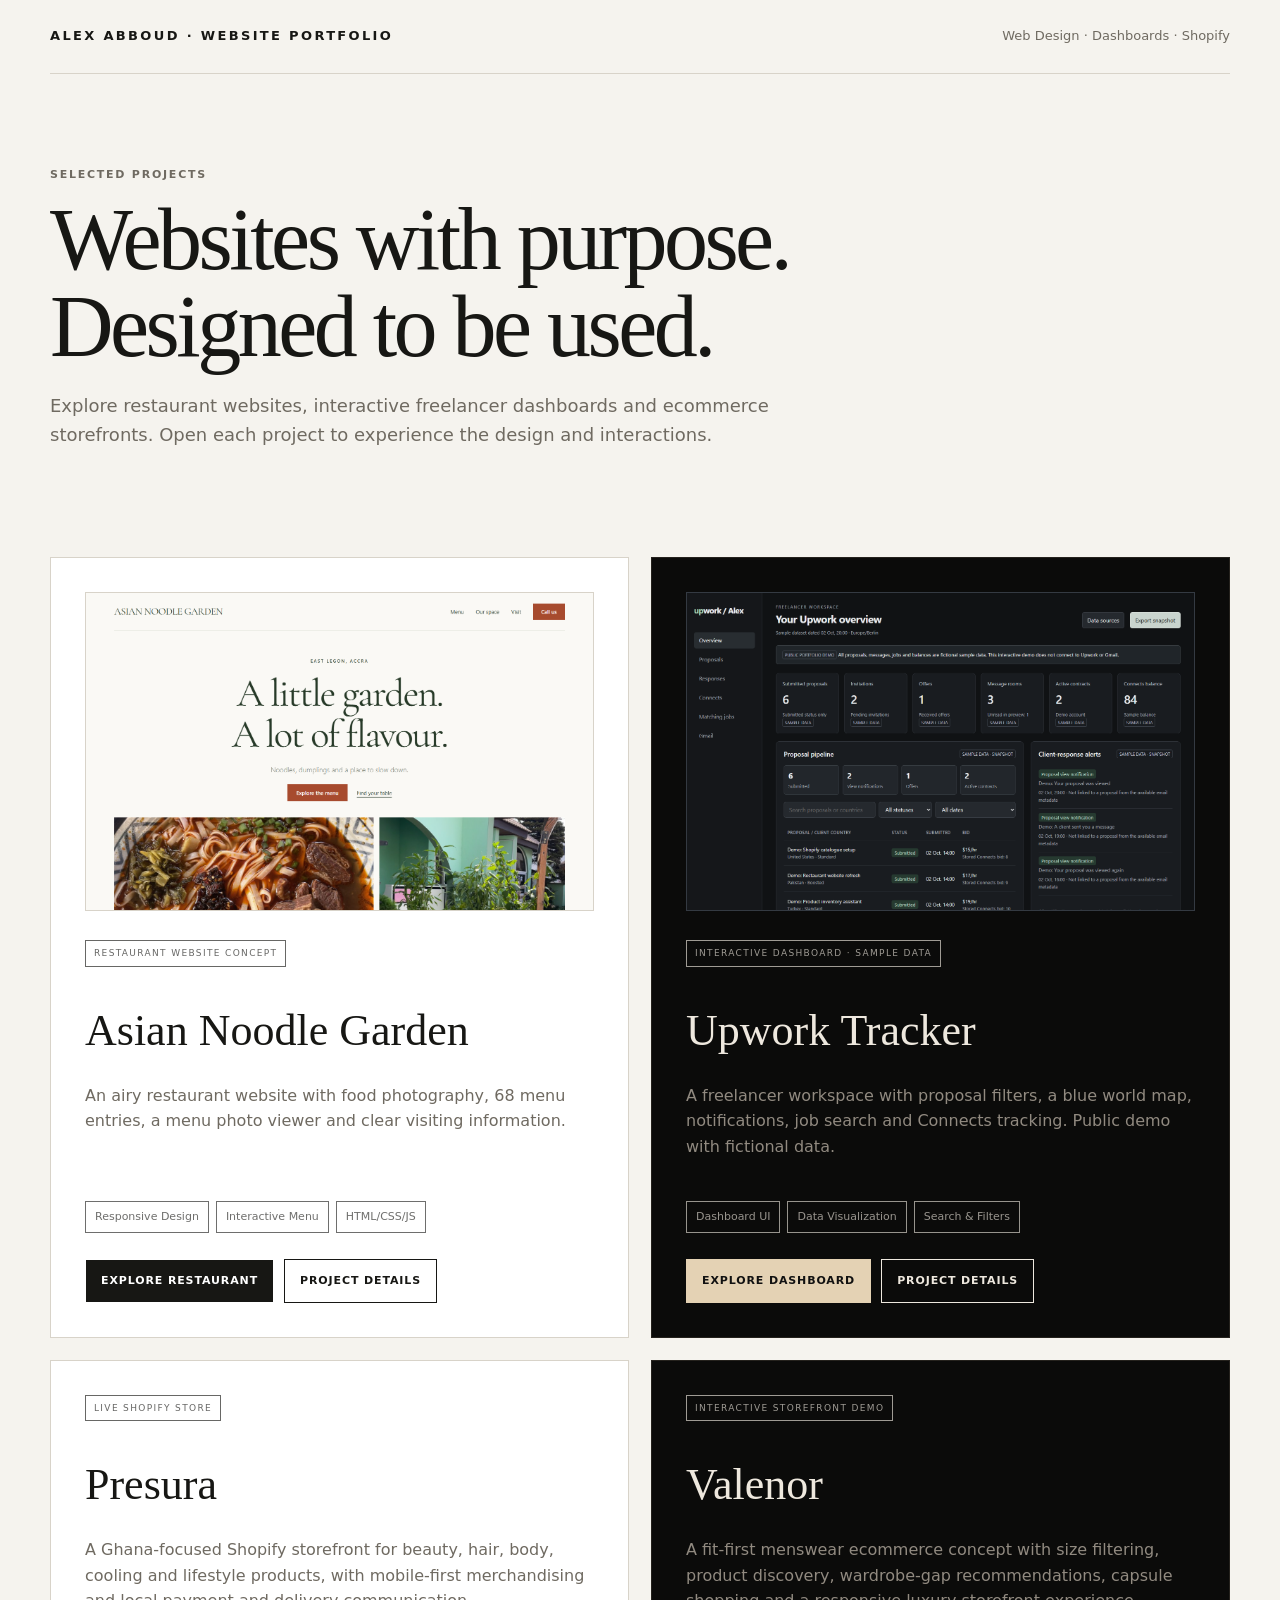
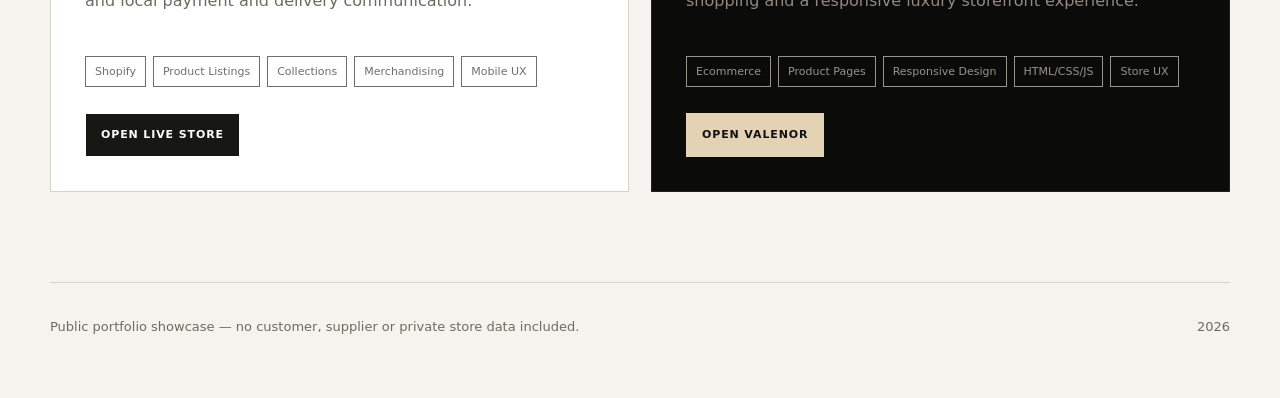
<file: index.html>
<!doctype html>
<html lang="en">
<head>
<meta charset="utf-8">
<meta name="viewport" content="width=device-width,initial-scale=1">
<meta name="description" content="Alex Abboud — restaurant websites, interactive dashboards and Shopify storefronts.">
<title>Alex Abboud — Website Portfolio</title>
<style>
:root{--bg:#f5f3ee;--ink:#171714;--muted:#6f6a61;--line:#d8d3c9;--card:#fff}*{box-sizing:border-box}body{margin:0;background:var(--bg);color:var(--ink);font-family:Inter,ui-sans-serif,system-ui,-apple-system,BlinkMacSystemFont,"Segoe UI",sans-serif;line-height:1.6}a{color:inherit}.wrap{width:min(1180px,calc(100% - 40px));margin:auto}.top{display:flex;justify-content:space-between;align-items:center;padding:26px 0;border-bottom:1px solid var(--line)}.brand{font-weight:800;letter-spacing:.18em;font-size:13px}.top span{font-size:13px;color:var(--muted)}.hero{padding:92px 0 70px}.eyebrow{text-transform:uppercase;letter-spacing:.16em;font-size:11px;font-weight:700;color:var(--muted)}h1{font-family:Georgia,serif;font-weight:400;font-size:clamp(48px,7vw,88px);line-height:.98;letter-spacing:-.04em;margin:14px 0 22px}.lead{font-size:18px;color:var(--muted);max-width:720px}.projects{display:grid;grid-template-columns:1fr 1fr;gap:22px;padding:20px 0 90px}.project{background:var(--card);border:1px solid var(--line);padding:34px;display:flex;flex-direction:column;min-height:430px}.project.dark{background:#0b0b0a;color:#eee8de;border-color:#25221d}.project.dark .muted{color:#918a80}.tag{display:inline-block;width:max-content;border:1px solid currentColor;padding:5px 8px;font-size:9px;letter-spacing:.15em;text-transform:uppercase;opacity:.65}.project h2{font-family:Georgia,serif;font-weight:400;font-size:44px;line-height:1;margin:42px 0 14px}.muted{color:var(--muted)}.project .spacer{flex:1}.skills{display:flex;gap:7px;flex-wrap:wrap;margin:26px 0}.skills span{border:1px solid currentColor;padding:6px 9px;font-size:11px;opacity:.62}.actions{display:flex;gap:10px;flex-wrap:wrap}.btn{display:inline-block;text-decoration:none;border:1px solid currentColor;padding:12px 15px;font-size:11px;font-weight:700;letter-spacing:.08em;text-transform:uppercase}.btn.primary{background:var(--ink);color:#fff}.dark .btn.primary{background:#e4d2b4;color:#111;border-color:#e4d2b4}.note{border-top:1px solid var(--line);padding:34px 0 60px;color:var(--muted);font-size:13px;display:flex;justify-content:space-between;gap:20px}@media(max-width:760px){.projects{grid-template-columns:1fr}.hero{padding:60px 0 40px}.project{min-height:380px}.note{display:block}}
</style>
</head>
<body>
<div class="wrap">
  <header class="top"><div class="brand">ALEX ABBOUD · WEBSITE PORTFOLIO</div><span>Web Design · Dashboards · Shopify</span></header>
  <main>
    <section class="hero"><div class="eyebrow">Selected projects</div><h1>Websites with purpose.<br>Designed to be used.</h1><p class="lead">Explore restaurant websites, interactive freelancer dashboards and ecommerce storefronts. Open each project to experience the design and interactions.</p></section>
    <section class="projects">
<article class="project"><a href="asian-noodle-garden/"><img src="screenshots/restaurant-desktop.png" alt="Asian Noodle Garden website preview" style="width:100%;aspect-ratio:1.6;object-fit:cover;object-position:top;border:1px solid #d8d3c9"></a><span class="tag" style="margin-top:22px">Restaurant Website Concept</span><h2>Asian Noodle Garden</h2><p class="muted">An airy restaurant website with food photography, 68 menu entries, a menu photo viewer and clear visiting information.</p><div class="spacer"></div><div class="skills"><span>Responsive Design</span><span>Interactive Menu</span><span>HTML/CSS/JS</span></div><div class="actions"><a class="btn primary" href="asian-noodle-garden/">Explore restaurant</a><a class="btn" href="https://github.com/alexabbou9-tech/SITES-PROJECT/tree/main/asian-noodle-garden">Project details</a></div></article>
<article class="project dark"><a href="upwork-tracker/"><img src="screenshots/upwork-desktop.png" alt="Upwork tracking dashboard preview" style="width:100%;aspect-ratio:1.6;object-fit:cover;object-position:top;border:1px solid #343a42"></a><span class="tag" style="margin-top:22px">Interactive Dashboard · Sample Data</span><h2>Upwork Tracker</h2><p class="muted">A freelancer workspace with proposal filters, a blue world map, notifications, job search and Connects tracking. Public demo with fictional data.</p><div class="spacer"></div><div class="skills"><span>Dashboard UI</span><span>Data Visualization</span><span>Search & Filters</span></div><div class="actions"><a class="btn primary" href="upwork-tracker/">Explore dashboard</a><a class="btn" href="https://github.com/alexabbou9-tech/SITES-PROJECT/tree/main/upwork-tracker">Project details</a></div></article>

      <article class="project">
        <span class="tag">Live Shopify Store</span>
        <h2>Presura</h2>
        <p class="muted">A Ghana-focused Shopify storefront for beauty, hair, body, cooling and lifestyle products, with mobile-first merchandising and local payment and delivery communication.</p>
        <div class="spacer"></div>
        <div class="skills"><span>Shopify</span><span>Product Listings</span><span>Collections</span><span>Merchandising</span><span>Mobile UX</span></div>
        <div class="actions"><a class="btn primary" href="https://presuraaf.shop/" target="_blank" rel="noopener">Open live store</a></div>
      </article>
      <article class="project dark">
        <span class="tag">Interactive Storefront Demo</span>
        <h2>Valenor</h2>
        <p class="muted">A fit-first menswear ecommerce concept with size filtering, product discovery, wardrobe-gap recommendations, capsule shopping and a responsive luxury storefront experience.</p>
        <div class="spacer"></div>
        <div class="skills"><span>Ecommerce</span><span>Product Pages</span><span>Responsive Design</span><span>HTML/CSS/JS</span><span>Store UX</span></div>
        <div class="actions"><a class="btn primary" href="valenor/">Open Valenor</a></div>
      </article>
    </section>
  </main>
  <footer class="note"><span>Public portfolio showcase — no customer, supplier or private store data included.</span><span>2026</span></footer>
</div>
</body>
</html>
</file>
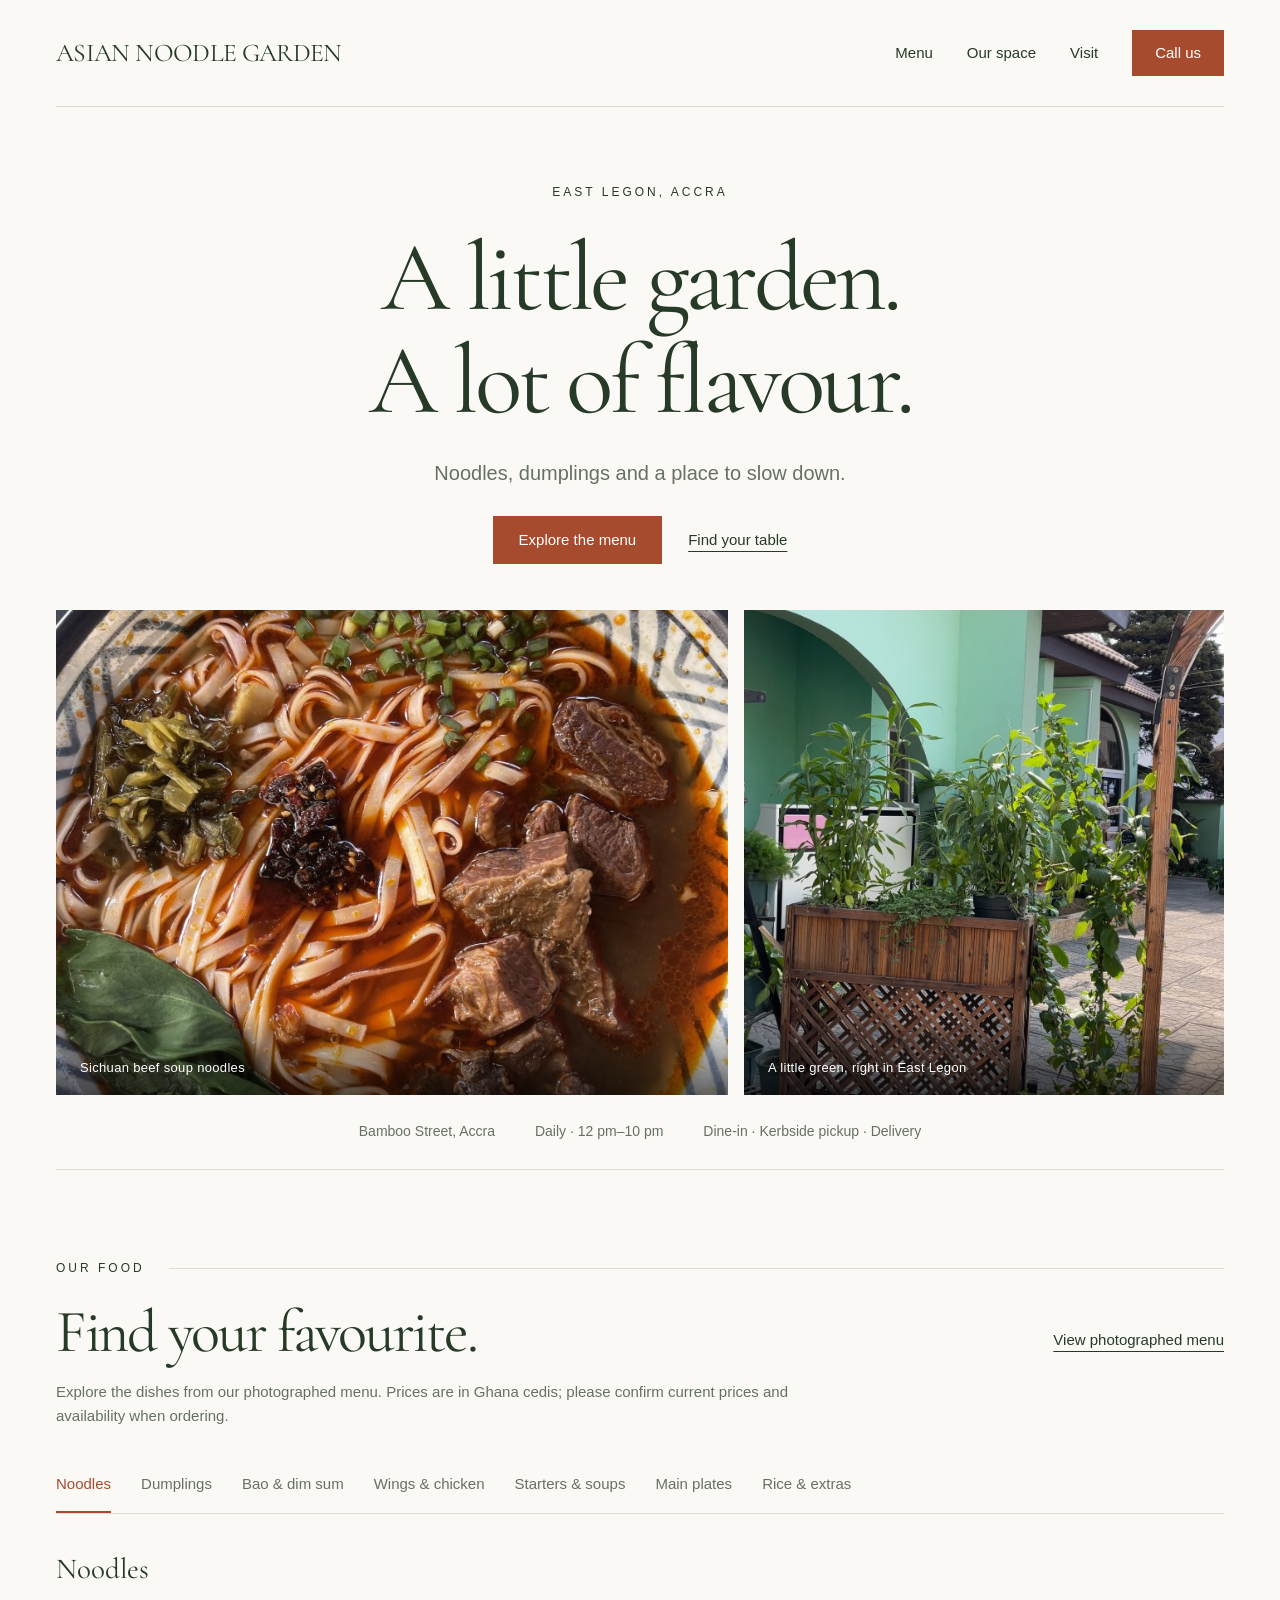
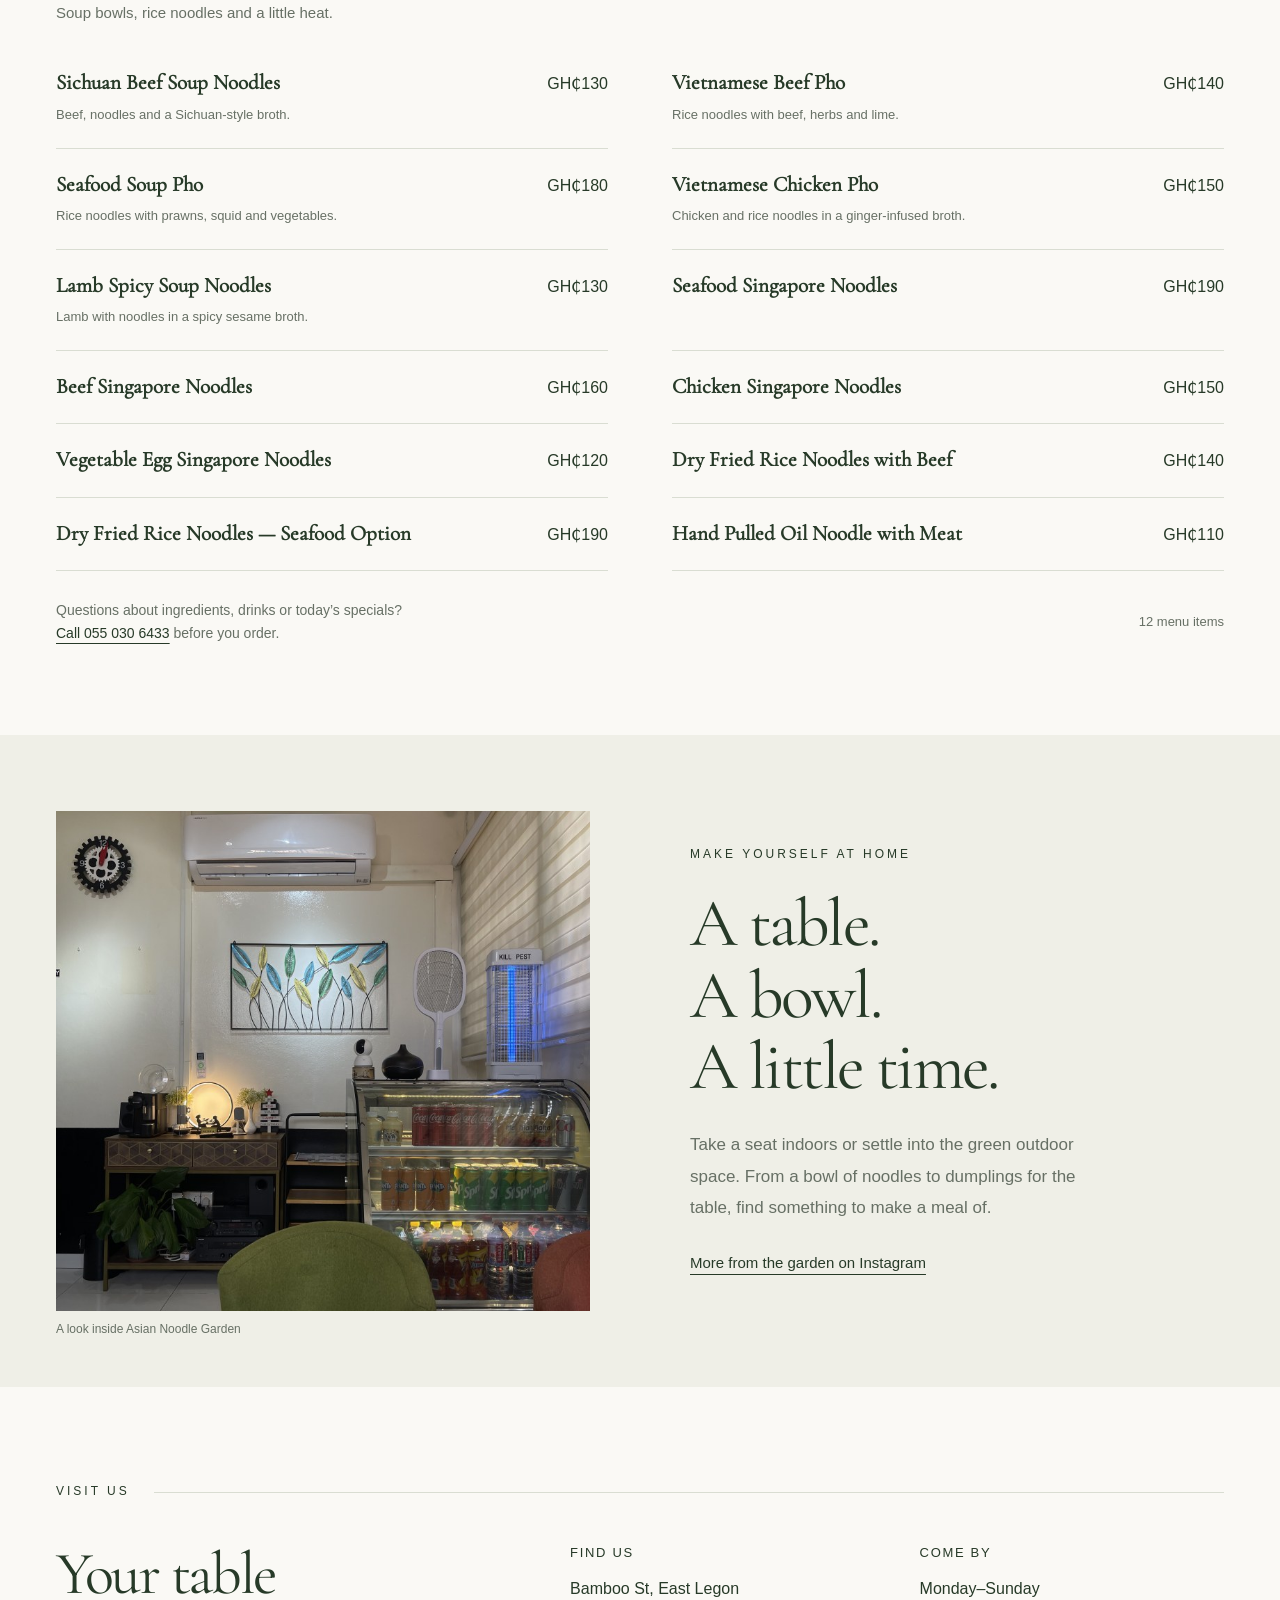
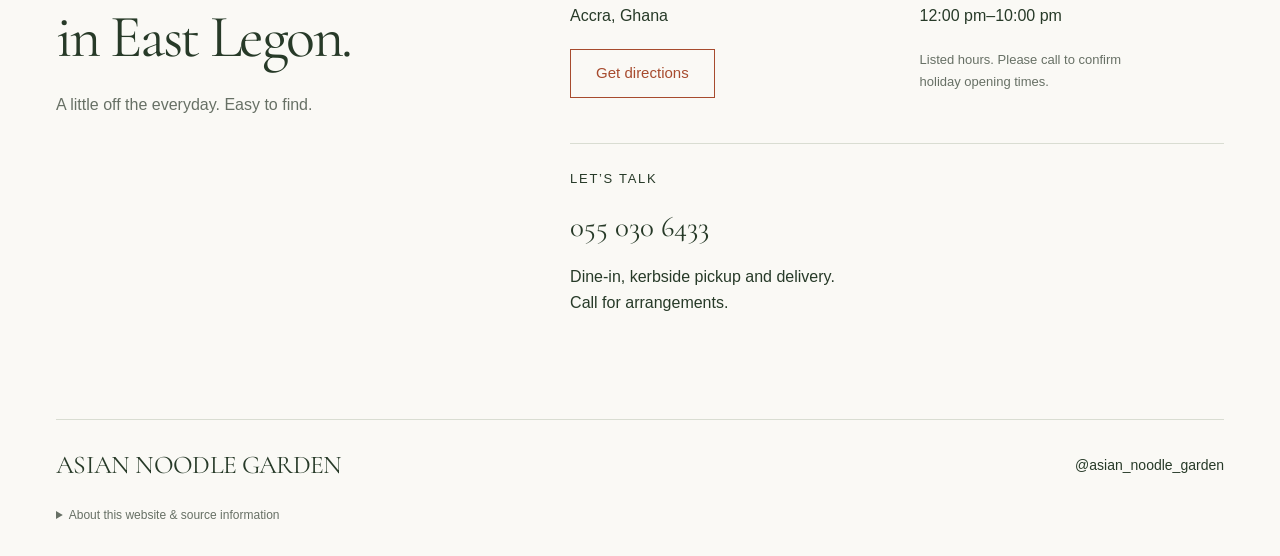
<file: asian-noodle-garden/index.html>
<!doctype html>
<html lang="en">
<head>
 <meta charset="utf-8"><meta name="viewport" content="width=device-width, initial-scale=1">
 <title>Asian Noodle Garden · East Legon, Accra</title>
 <meta name="description" content="Explore the photographed menu of Asian Noodle Garden: noodles, dumplings, bao and more. Find the restaurant on Bamboo Street in East Legon, Accra.">
 <meta name="theme-color" content="#263b2b">
 <link rel="icon" type="image/svg+xml" href="data:image/svg+xml,%3Csvg xmlns='http://www.w3.org/2000/svg' viewBox='0 0 64 64'%3E%3Crect width='64' height='64' rx='12' fill='%23263b2b'/%3E%3Ctext x='32' y='45' text-anchor='middle' fill='%23faf9f5' font-family='Georgia' font-size='40'%3EA%3C/text%3E%3C/svg%3E">
 <link rel="stylesheet" href="style.css"><script src="menu.js" defer></script><script src="app.js" defer></script>
</head>
<body>
 <a class="skip" href="#menu">Skip to menu</a>
 <header class="header wrap">
  <a class="wordmark" href="#top" aria-label="Asian Noodle Garden home">ASIAN NOODLE GARDEN</a>
  <nav aria-label="Main navigation"><a href="#menu">Menu</a><a href="#space">Our space</a><a href="#visit">Visit</a><a class="button small" href="tel:+233550306433">Call us</a></nav>
 </header>
 <main id="top">
  <section class="hero wrap" aria-labelledby="hero-title">
   <p class="eyebrow">EAST LEGON, ACCRA</p>
   <h1 id="hero-title">A little garden.<br>A lot of flavour.</h1>
   <p class="hero-description">Noodles, dumplings and a place to slow down.</p>
   <div class="hero-actions"><a class="button" href="#menu">Explore the menu</a><a class="text-link" href="#visit">Find your table</a></div>
   <div class="hero-photos">
    <figure class="food-photo"><img src="assets/noodles.jpg" alt="Sichuan beef soup noodles with greens in a blue patterned bowl at Asian Noodle Garden" width="768" height="1024" fetchpriority="high"><figcaption>Sichuan beef soup noodles</figcaption></figure>
    <figure class="garden-photo"><img src="assets/garden.jpg" alt="Mint-green exterior, plants and wooden lattice planters at the restaurant" width="578" height="1024" fetchpriority="high"><figcaption>A little green, right in East Legon</figcaption></figure>
   </div>
   <div class="facts"><span>Bamboo Street, Accra</span><span>Daily · 12 pm–10 pm</span><span>Dine-in · Kerbside pickup · Delivery</span></div>
  </section>
  <section class="menu-section wrap" id="menu" aria-labelledby="menu-heading">
   <div class="section-label"><span>OUR FOOD</span></div>
   <div class="section-heading"><h2 id="menu-heading">Find your favourite.</h2><button class="text-link" type="button" id="view-photos">View photographed menu</button></div>
   <p class="menu-note">Explore the dishes from our photographed menu. Prices are in Ghana cedis; please confirm current prices and availability when ordering.</p>
   <div class="menu-tabs" role="tablist" aria-label="Menu categories" id="menu-tabs"></div>
   <div id="menu-panel" role="tabpanel" tabindex="0"><div class="menu-intro"><h3 id="category-title"></h3><p id="category-intro"></p></div><div id="menu-items" class="menu-items"></div></div>
   <div class="menu-bottom"><p>Questions about ingredients, drinks or today’s specials?<br><a href="tel:+233550306433">Call 055 030 6433</a> before you order.</p><span id="menu-count" class="count"></span></div>
   <noscript><p>The interactive menu needs JavaScript. <a href="assets/menu-01.jpg">Open the photographed noodles menu</a> or call 055 030 6433.</p></noscript>
  </section>
  <section class="space-section" id="space" aria-labelledby="space-heading"><div class="wrap space-grid">
   <figure class="interior"><img src="assets/inside.jpg" alt="The restaurant's indoor seating area with a green chair, leaf artwork and drinks display" width="768" height="1024" loading="lazy"><figcaption>A look inside Asian Noodle Garden</figcaption></figure>
   <div class="space-copy"><p class="eyebrow">MAKE YOURSELF AT HOME</p><h2 id="space-heading">A table.<br>A bowl.<br>A little time.</h2><p>Take a seat indoors or settle into the green outdoor space. From a bowl of noodles to dumplings for the table, find something to make a meal of.</p><a class="text-link" href="https://www.instagram.com/asian_noodle_garden/" target="_blank" rel="noopener noreferrer">More from the garden on Instagram</a></div>
  </div></section>
  <section class="visit-section wrap" id="visit" aria-labelledby="visit-heading"><div class="section-label"><span>VISIT US</span></div>
   <div class="visit-grid"><div><h2 id="visit-heading">Your table<br>in East Legon.</h2><p>A little off the everyday. Easy to find.</p></div>
    <div class="visit-details"><div><h3>Find us</h3><p>Bamboo St, East Legon<br>Accra, Ghana</p><a class="button outline" href="https://www.google.com/maps/place/Asian+Noodle+Garden/@5.6358683,-0.1521688,1564m/data=!3m2!1e3!4b1!4m6!3m5!1s0xfdf85674fc25b4d:0xdad4265b59bc93c2!8m2!3d5.6358683!4d-0.1495939!16s%2Fg%2F11tdbgf0sf?entry=ttu" target="_blank" rel="noopener noreferrer">Get directions</a></div>
    <div><h3>Come by</h3><p>Monday–Sunday<br>12:00 pm–10:00 pm</p><p class="muted">Listed hours. Please call to confirm holiday opening times.</p></div>
    <div><h3>Let’s talk</h3><a class="phone" href="tel:+233550306433">055 030 6433</a><p>Dine-in, kerbside pickup and delivery.<br>Call for arrangements.</p></div></div>
   </div>
  </section>
 </main>
 <footer class="wrap footer"><div class="footer-main"><a class="wordmark" href="#top">ASIAN NOODLE GARDEN</a><a href="https://www.instagram.com/asian_noodle_garden/" target="_blank" rel="noopener noreferrer">@asian_noodle_garden</a></div>
 <details class="source-notes"><summary>About this website & source information</summary><p>An independent website concept prepared for Asian Noodle Garden. Menu information comes from ten public menu photographs, not a confirmed current menu. Some items may have changed. A complete drinks menu was not available.</p><p>Menu photos: <a href="https://es.restaurantguru.com/Asian-Noodle-Garden-Accra/menu" target="_blank" rel="noopener noreferrer">Restaurant Guru</a>. Food and venue photographs: <a href="https://mamestastes.wordpress.com/2024/12/24/asian-noodle-garden/" target="_blank" rel="noopener noreferrer">Mame’s Tastes, December 2024</a>. Listed opening hours: <a href="https://www.instagram.com/asian_noodle_garden/" target="_blank" rel="noopener noreferrer">restaurant Instagram</a> and <a href="https://www.tabtable.com/r/asian-noodle-garden" target="_blank" rel="noopener noreferrer">Tabtable</a>. All photographs belong to their respective owners. Restaurant approval and image permissions should be confirmed before public launch.</p></details></footer>
 <dialog id="photo-dialog" aria-labelledby="photo-title"><div class="dialog-head"><div><p class="eyebrow">THE ORIGINAL MENU</p><h2 id="photo-title">Menu photographs</h2></div><button class="close-button" type="button" aria-label="Close menu photographs">Close <span aria-hidden="true">×</span></button></div><div class="photo-controls"><button type="button" id="previous-photo">Previous</button><span id="photo-counter" aria-live="polite"></span><button type="button" id="next-photo">Next</button></div><p class="photo-help">Pinch to zoom on your phone, or open the original for a closer look.</p><a id="original-photo" target="_blank" rel="noopener"><img id="menu-photo" alt="" width="1200" height="1600"></a><p class="photo-caption" id="photo-caption"></p></dialog>
</body>
</html>
</file>
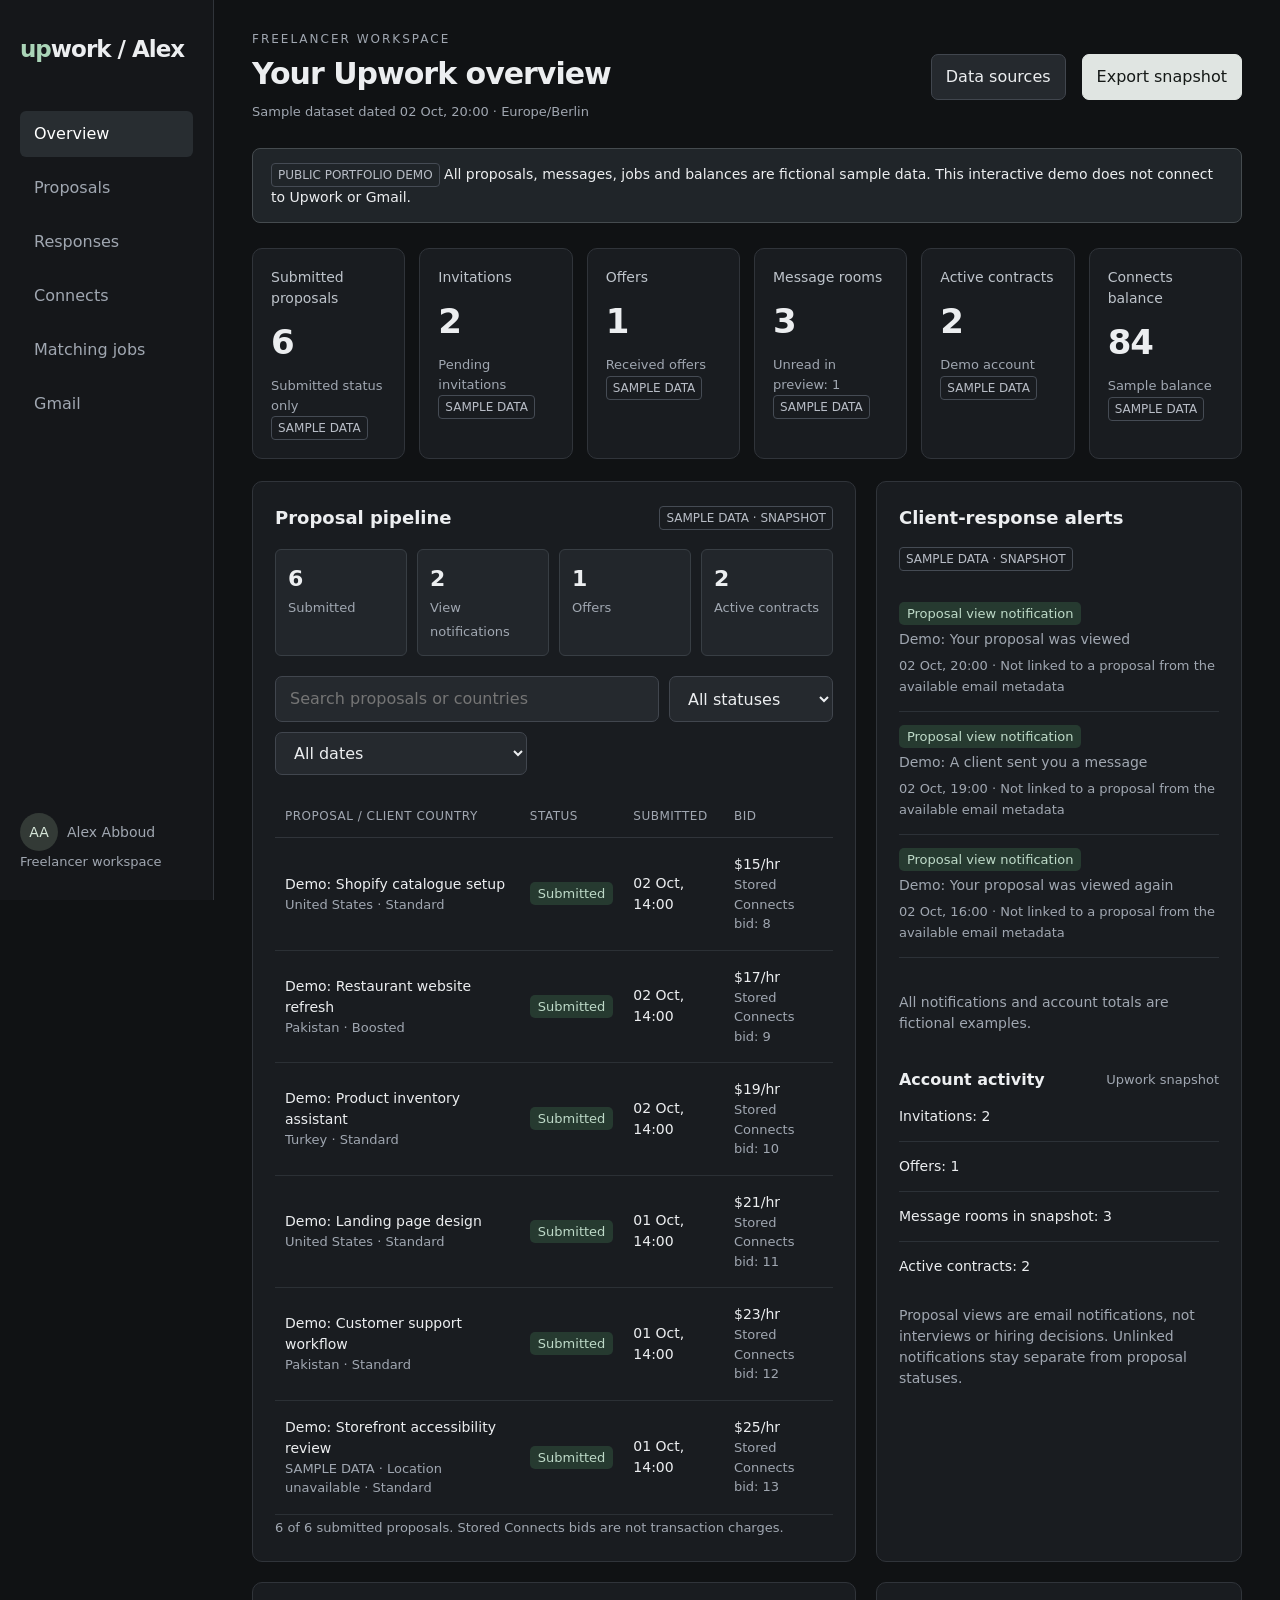
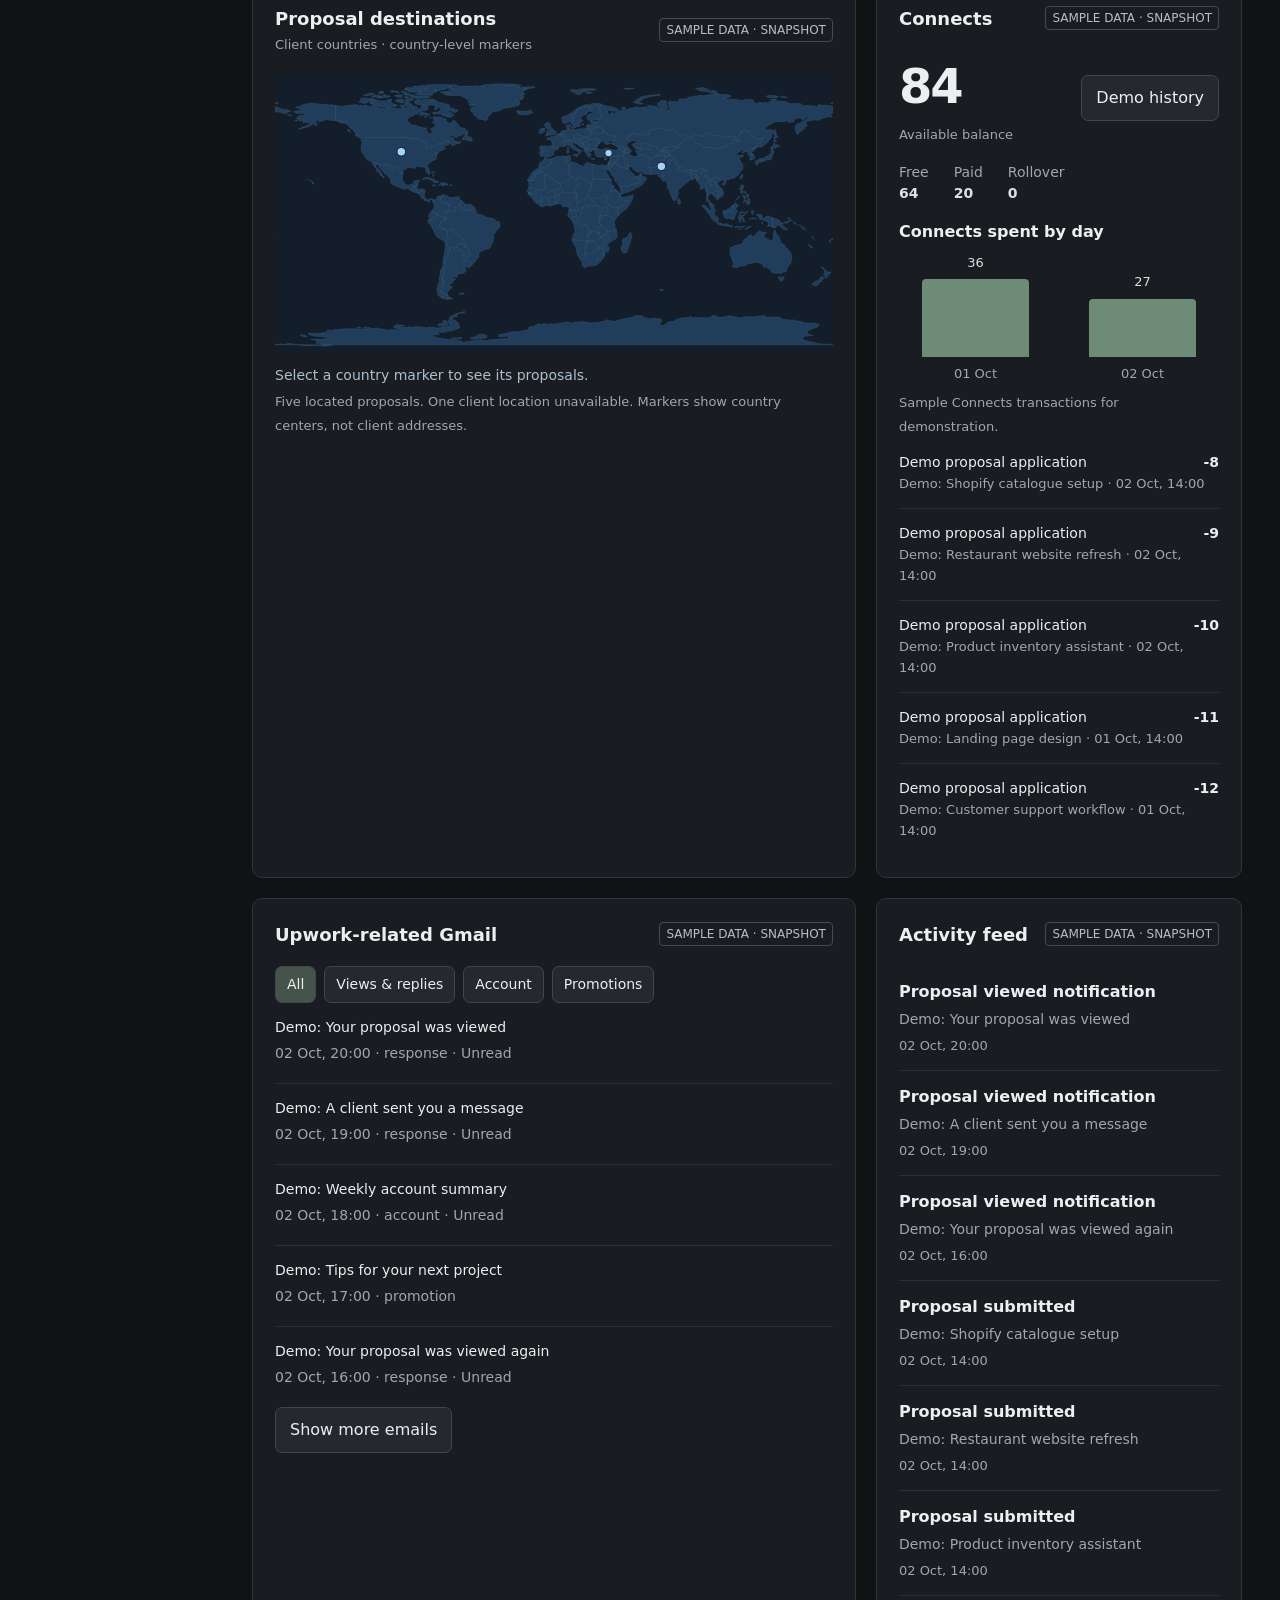
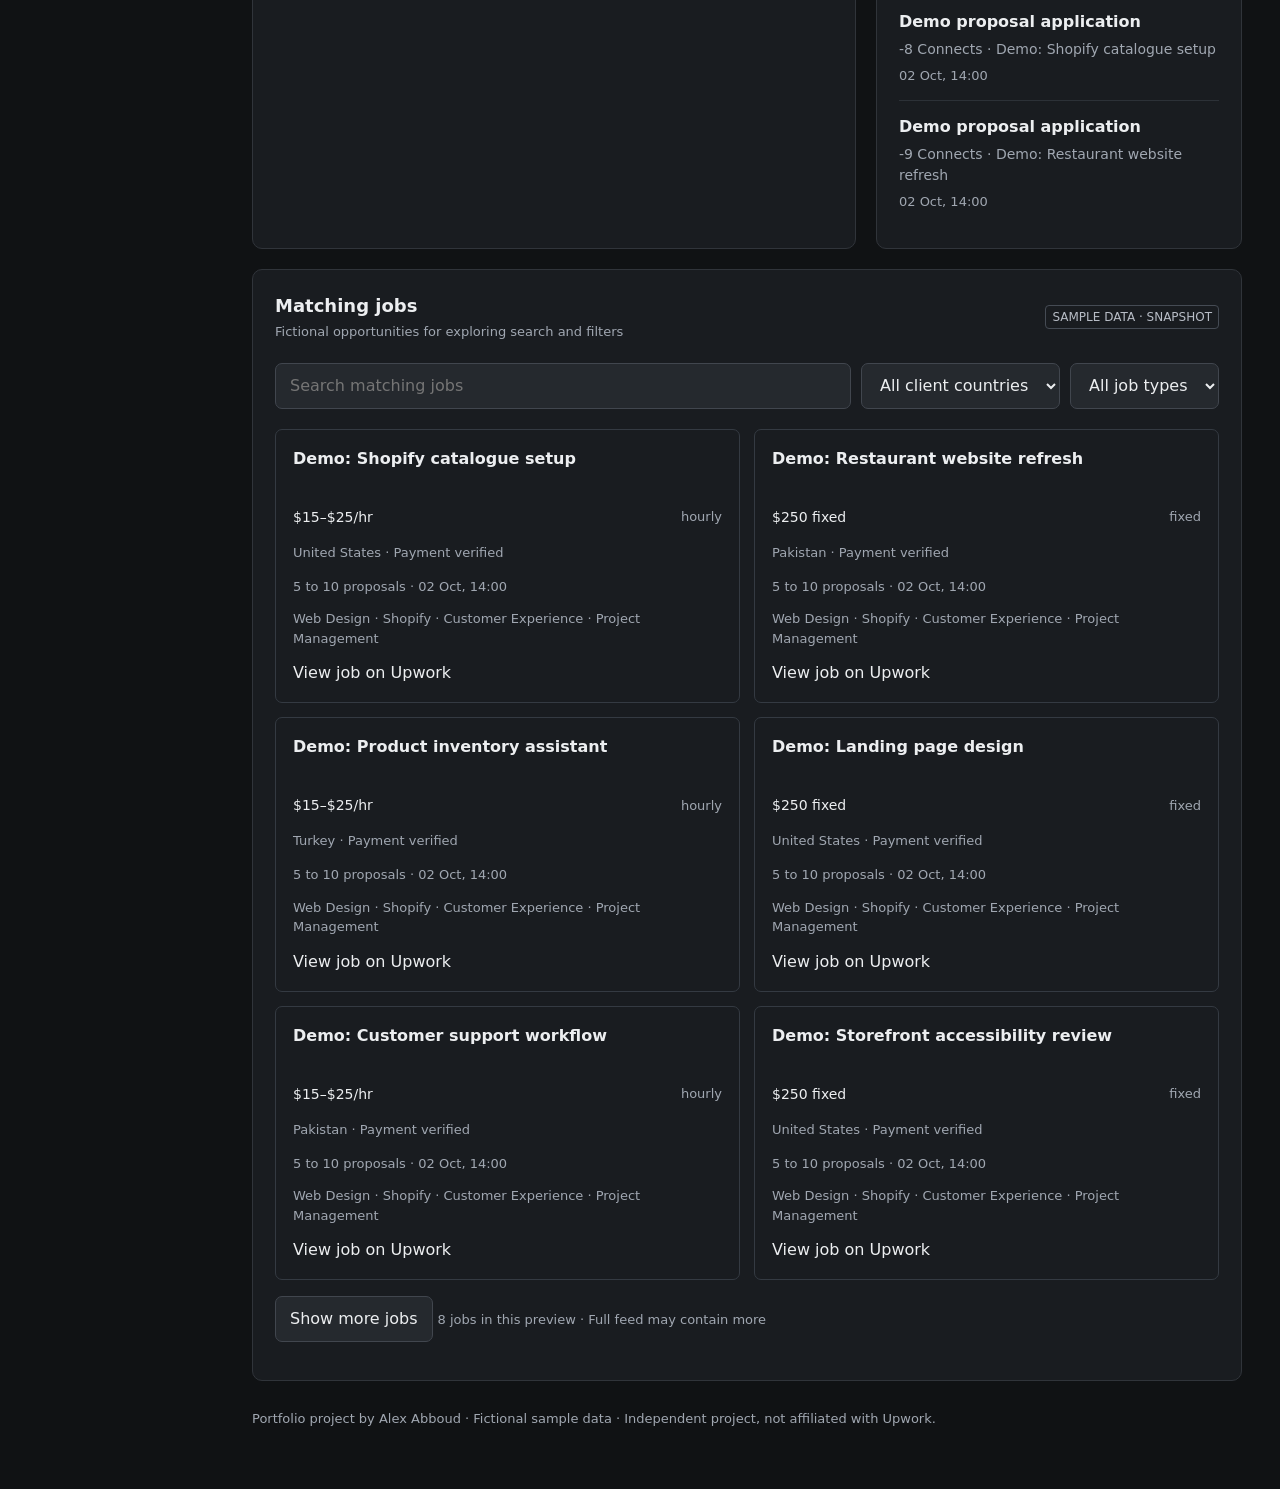
<file: upwork-tracker/index.html>
<!doctype html>
<html lang="en"><head><meta charset="utf-8"><meta name="viewport" content="width=device-width,initial-scale=1"><meta name="color-scheme" content="dark"><title>Upwork Tracker — Portfolio Demo by Alex Abboud</title>
<style>
:root{--bg:#101214;--panel:#191c20;--line:#30343a;--text:#eceef0;--muted:#a0a7b1;--green:#aad4b7}*{box-sizing:border-box}body{margin:0;background:var(--bg);color:var(--text);font:16px/1.5 system-ui,-apple-system,Segoe UI,sans-serif}a{color:inherit;text-decoration:none}a:hover{text-decoration:underline}button,input,select{font:inherit}button,.button,select,input{border:1px solid #41464e;background:#25292e;color:var(--text);border-radius:7px;padding:10px 14px}button,.button{cursor:pointer}button:hover,.button:hover{background:#353a40;text-decoration:none}button:focus-visible,a:focus-visible,input:focus-visible,select:focus-visible{outline:2px solid #b8c9db;outline-offset:3px}.primary{background:#e0e5e2;color:#151917;border-color:#e0e5e2}.primary:hover{background:#c9d4ce}aside{position:fixed;inset:0 auto 0 0;width:214px;padding:32px 20px;background:#15171a;border-right:1px solid var(--line)}.brand{font-size:23px;font-weight:650;letter-spacing:-1px}.brand span{color:var(--green)}.nav{display:grid;gap:8px;margin:44px 0}.nav a{padding:11px 14px;border-radius:6px;color:var(--muted)}.nav a:hover,.nav a.active{background:#282d31;color:white;text-decoration:none}.person{position:absolute;bottom:28px;font-size:14px;color:var(--muted)}.avatar{display:inline-grid;place-items:center;background:#333a36;border-radius:50%;width:38px;height:38px;color:#d7e7da;margin-right:9px}main{margin-left:214px;padding:30px 38px 60px;max-width:1800px}header,.row,.panelhead{display:flex;justify-content:space-between;align-items:center;gap:16px}h1{font-size:30px;letter-spacing:-1px;margin:3px 0}h2{font-size:18px;font-weight:600;margin:0}h3{font-size:16px;margin:0}.eyebrow{font-size:12px;letter-spacing:2px;color:var(--muted);text-transform:uppercase}.muted,small{color:var(--muted)}small{font-size:13px}.notice{margin:25px 0;padding:14px 18px;border:1px solid #454b4f;border-radius:8px;background:#202529;font-size:14px}.tag{display:inline-block;font-size:12px;color:#b8bdc6;border:1px solid #454b54;border-radius:4px;padding:2px 6px;white-space:nowrap}.kpis{display:grid;grid-template-columns:repeat(6,1fr);gap:14px;margin:22px 0}.kpi,.panel{background:var(--panel);border:1px solid var(--line);border-radius:10px}.kpi{padding:18px}.kpi .value{font-size:34px;font-weight:550;letter-spacing:-1px;margin:8px 0}.kpi .label{color:#bec4cb;font-size:14px}.kpi small{display:block}.grid{display:grid;grid-template-columns:minmax(0,1.65fr) minmax(300px,1fr);gap:20px;margin-top:20px}.panel{padding:22px;min-width:0;scroll-margin-top:20px}.panelhead{margin-bottom:18px;flex-wrap:wrap}.toolbar{display:flex;gap:10px;margin:20px 0;flex-wrap:wrap}.toolbar input{flex:1;min-width:170px}.stages{display:grid;grid-template-columns:repeat(4,1fr);gap:10px}.stage{padding:12px;border:1px solid #383e44;border-radius:6px;background:#22262b}.stage strong{display:block;font-size:22px}.stage small{font-size:13px}.tablewrap{overflow-x:auto}table{border-collapse:collapse;width:100%;font-size:14px}th{text-align:left;font-size:12px;letter-spacing:.5px;color:var(--muted);font-weight:500;border-bottom:1px solid var(--line);padding:12px 10px}td{padding:16px 10px;border-bottom:1px solid #2b3035}td:first-child{min-width:210px}td small{display:block}.status{background:#263a30;color:#bedac8;border-radius:5px;padding:4px 8px;font-size:13px}.listitem{padding:14px 0;border-bottom:1px solid #2c3137;font-size:14px}.listitem:last-child{border:0}.listitem p{margin:5px 0;color:var(--muted);font-size:14px}.empty{padding:20px 0;color:var(--muted);font-size:14px}.connectvalue{font-size:48px;font-weight:550;letter-spacing:-2px}.balance{display:flex;gap:25px;margin:16px 0}.balance span{font-size:14px;color:var(--muted)}.balance b{display:block;color:#dde1e5}.chart{display:flex;gap:14px;align-items:end;height:120px;margin:20px 0 6px}.bar{flex:1;text-align:center;font-size:13px;color:var(--muted)}.bar i{display:block;background:#6d8b77;border-radius:4px 4px 0 0;min-height:2px;margin:7px auto;width:70%}.bar b{color:#d6dfd9;font-weight:500}.map{width:100%;height:auto;display:block;background:#131e2a;border-radius:7px}.map path{fill:#203e5b;stroke:#426581;stroke-width:.5}.map circle{fill:#a4d3fb;stroke:#1a3045;stroke-width:2;cursor:pointer}.map circle:hover{fill:white;r:8}.mapnote{margin-top:13px;font-size:14px;color:#adbfce}.jobs{display:grid;grid-template-columns:repeat(2,1fr);gap:14px}.job{border:1px solid #343a42;border-radius:7px;padding:17px}.job h3{min-height:48px}.job .row{font-size:14px;margin:12px 0}.job p{font-size:13px;color:var(--muted)}.link{font-size:14px;text-decoration:underline}.tabbar{display:flex;gap:8px;flex-wrap:wrap}.tabbar button{font-size:14px;padding:7px 11px}.tabbar .selected{background:#46534b}.footer{margin-top:28px;color:var(--muted);font-size:13px}dialog{background:#202429;color:var(--text);border:1px solid #59616b;border-radius:12px;max-width:580px;width:90%;padding:28px}dialog::backdrop{background:#0009}.dialogactions{display:flex;justify-content:end;margin-top:20px}#mapselection{min-height:24px}.hidden{display:none!important}@media(max-width:1200px){.kpis{grid-template-columns:repeat(3,1fr)}main{padding:26px}.grid{grid-template-columns:1fr}.jobs{grid-template-columns:repeat(2,1fr)}}@media(max-width:720px){aside{position:static;width:100%;padding:16px 20px;border-right:0}.nav{display:flex;margin:12px 0 0;overflow:auto}.nav a{white-space:nowrap;padding:7px 12px}.person{display:none}main{margin:0;padding:20px 16px}header{align-items:start;flex-wrap:wrap}.kpis{grid-template-columns:repeat(2,1fr);gap:10px}.kpi{padding:14px}.panel{padding:17px}.jobs{grid-template-columns:1fr}.stages{grid-template-columns:repeat(2,1fr)}h1{font-size:26px}.row{flex-wrap:wrap}.tag{font-size:12px}}
</style></head><body>
<aside><div class="brand"><span>up</span>work / Alex</div><nav class="nav"><a class="active" href="#overview">Overview</a><a href="#pipeline">Proposals</a><a href="#responses">Responses</a><a href="#connects">Connects</a><a href="#jobs">Matching jobs</a><a href="#mail">Gmail</a></nav><div class="person"><span class="avatar">AA</span>Alex Abboud<br><small>Freelancer workspace</small></div></aside>
<main id="overview"><header><div><div class="eyebrow">Freelancer workspace</div><h1>Your Upwork overview</h1><small id="checked">Loading verified snapshot…</small></div><div class="row"><button id="sources">Data sources</button><button id="export" class="primary">Export snapshot</button></div></header>
<div class="notice"><span class="tag">PUBLIC PORTFOLIO DEMO</span> All proposals, messages, jobs and balances are fictional sample data. This interactive demo does not connect to Upwork or Gmail.</div>
<div class="kpis" id="kpis"></div>
<div class="grid"><section class="panel" id="pipeline"><div class="panelhead"><h2>Proposal pipeline</h2><span class="tag">SAMPLE DATA · SNAPSHOT</span></div><div class="stages" id="stages"></div><div class="toolbar"><input id="search" aria-label="Search proposals" placeholder="Search proposals or countries"><select id="status" aria-label="Proposal status"><option value="all">All statuses</option><option>Submitted</option><option>Offer received</option><option>Hired</option></select><select id="period" aria-label="Submission date"><option value="all">All dates</option><option value="today">October 2</option><option value="week">September 26–October 2</option></select></div><div class="tablewrap"><table><thead><tr><th>PROPOSAL / CLIENT COUNTRY</th><th>STATUS</th><th>SUBMITTED</th><th>BID</th></tr></thead><tbody id="proposals"></tbody></table></div><small id="proposaltotal"></small></section>
<section class="panel" id="responses"><div class="panelhead"><h2>Client-response alerts</h2><span class="tag">SAMPLE DATA · SNAPSHOT</span></div><div id="alerts"></div><div class="row"><h3>Account activity</h3><small>Upwork snapshot</small></div><div id="accountactivity"></div><p class="muted" style="font-size:14px">Proposal views are email notifications, not interviews or hiring decisions. Unlinked notifications stay separate from proposal statuses.</p></section></div>
<div class="grid"><section class="panel"><div class="panelhead"><div><h2>Proposal destinations</h2><small>Client countries · country-level markers</small></div><span class="tag">SAMPLE DATA · SNAPSHOT</span></div><svg id="world" class="map" viewBox="0 0 900 450" role="img" aria-label="Blue world map of sample proposal destinations"></svg><div class="mapnote" id="mapselection">Select a country marker to see its proposals.</div><small>Five located proposals. One client location unavailable. Markers show country centers, not client addresses.</small></section>
<section class="panel" id="connects"><div class="panelhead"><h2>Connects</h2><span class="tag">SAMPLE DATA · SNAPSHOT</span></div><div class="row"><div><div class="connectvalue" id="balance">—</div><small>Available balance</small></div><a class="button" href="#demo-record" >Demo history</a></div><div class="balance" id="breakdown"></div><h3>Connects spent by day</h3><div class="chart" id="chart"></div><small>Sample Connects transactions for demonstration.</small><div id="usage"></div></section></div>
<div class="grid"><section class="panel" id="mail"><div class="panelhead"><h2>Upwork-related Gmail</h2><span class="tag">SAMPLE DATA · SNAPSHOT</span></div><div class="tabbar" id="mailtabs"><button data-type="all" class="selected">All</button><button data-type="response">Views & replies</button><button data-type="account">Account</button><button data-type="promotion">Promotions</button></div><div id="emails"></div><button id="moremail">Show more emails</button></section><section class="panel"><div class="panelhead"><h2>Activity feed</h2><span class="tag">SAMPLE DATA · SNAPSHOT</span></div><div id="feed"></div></section></div>
<section class="panel" id="jobs" style="margin-top:20px"><div class="panelhead"><div><h2>Matching jobs</h2><small>Fictional opportunities for exploring search and filters</small></div><span class="tag">SAMPLE DATA · SNAPSHOT</span></div><div class="toolbar"><input id="jobsearch" placeholder="Search matching jobs" aria-label="Search matching jobs"><select id="country" aria-label="Client country"><option value="all">All client countries</option></select><select id="jobtype" aria-label="Job type"><option value="all">All job types</option><option value="hourly">Hourly</option><option value="fixed">Fixed price</option></select></div><div class="jobs" id="joblist"></div><p><button id="morejobs">Show more jobs</button> <small id="jobcount"></small></p></section>
<div class="footer">Portfolio project by Alex Abboud · Fictional sample data · Independent project, not affiliated with Upwork.</div></main>
<dialog id="dialog"><h2>About this demo</h2><p>This public portfolio version preserves the original dashboard design and uses entirely fictional proposals, emails, jobs and account balances.</p><p id="sourcedate"></p><p>Explore proposal search, country and date filters, the interactive map, email categories, job filters and JSON export. Example record links open a demo notice.</p><p>No live Upwork or Gmail integration is active. This is an independent portfolio project.</p><div class="dialogactions"><button id="close">Close</button></div></dialog>
<link rel="icon" href="favicon.svg"><script src="app.js"></script></body></html>
</file>
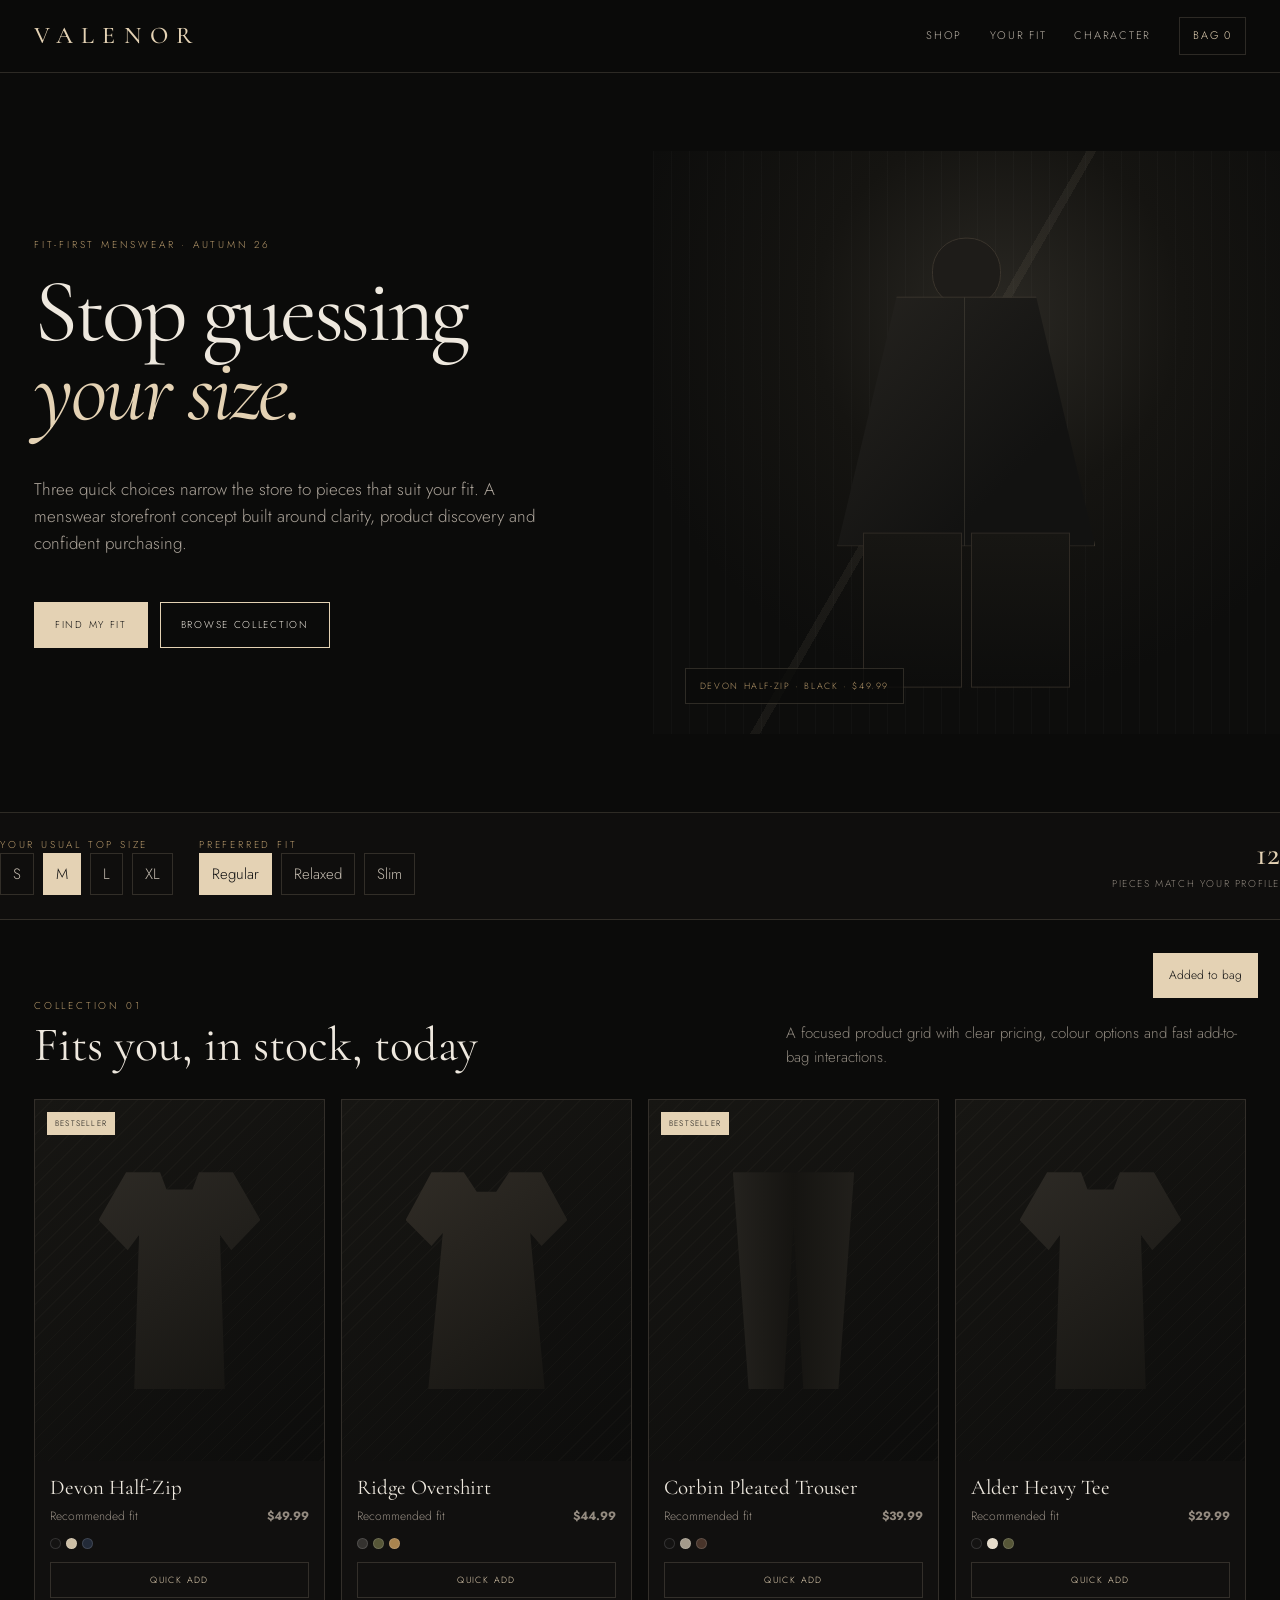
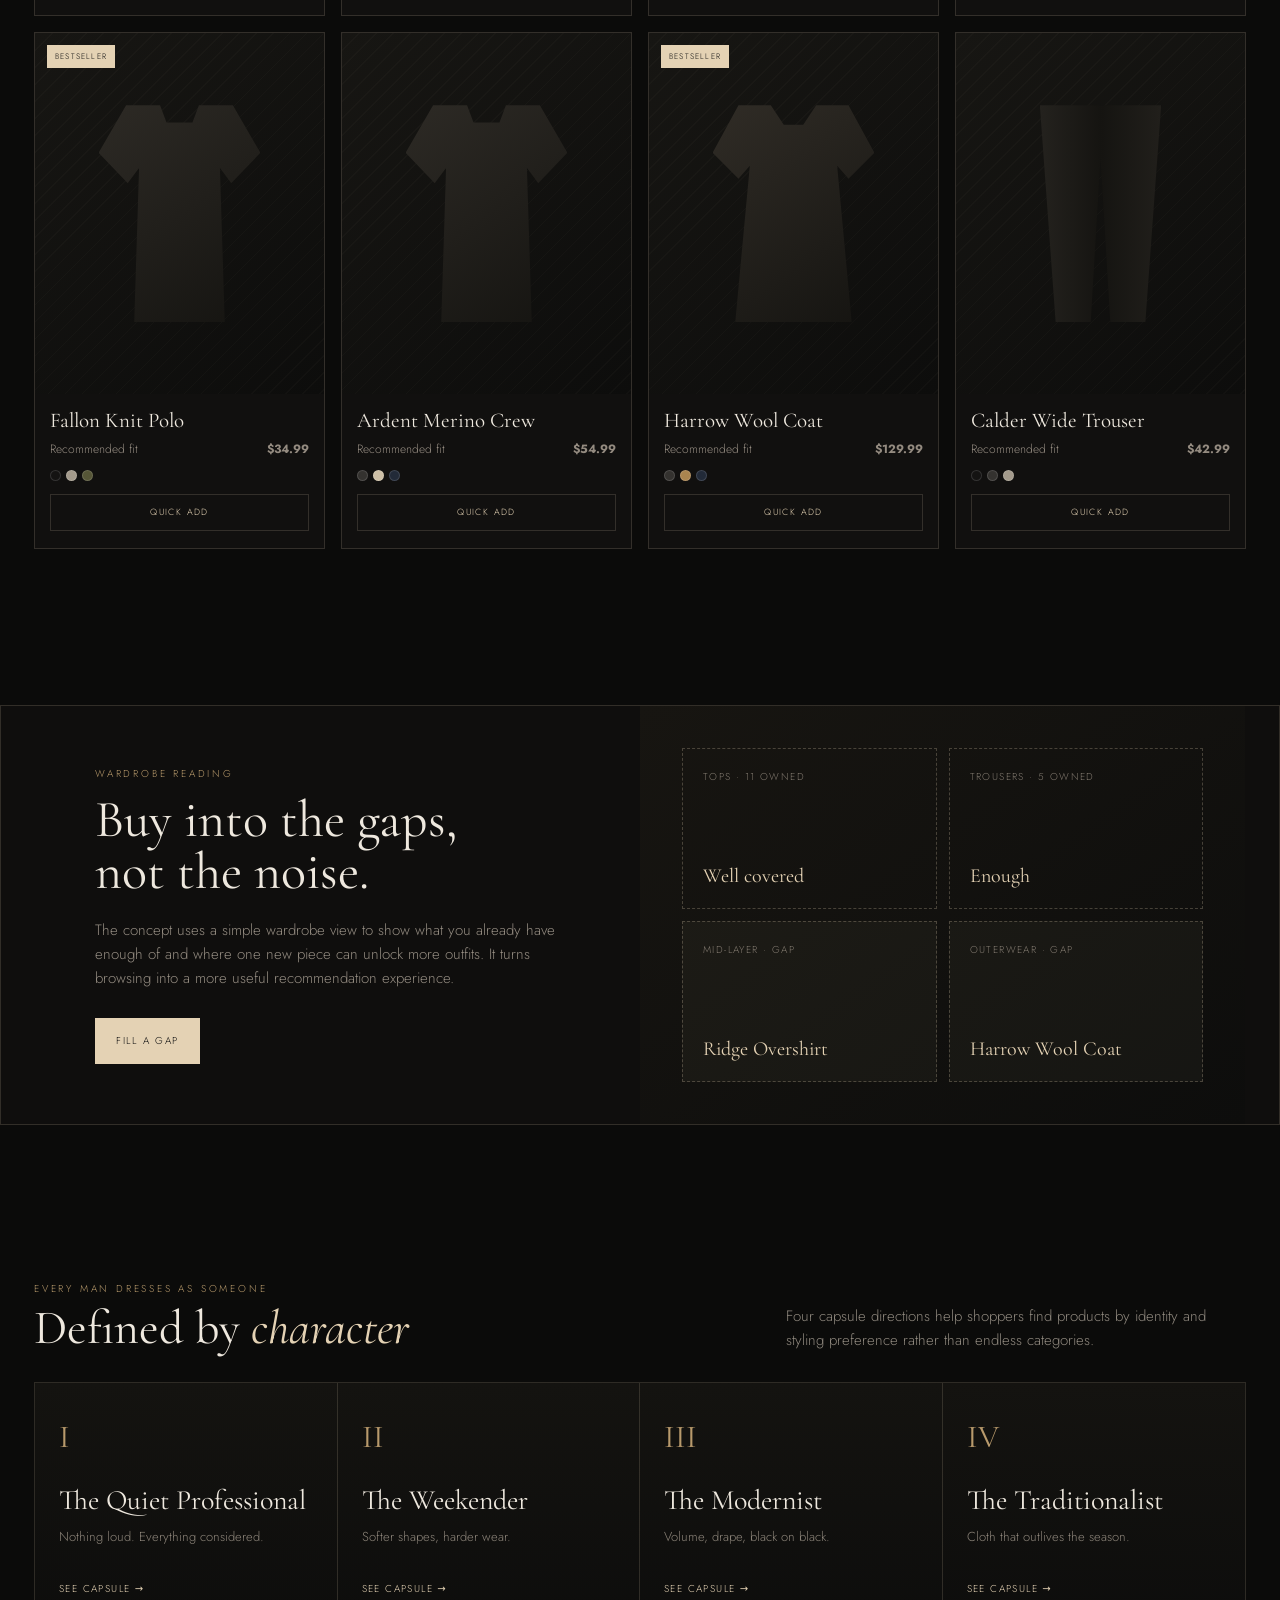
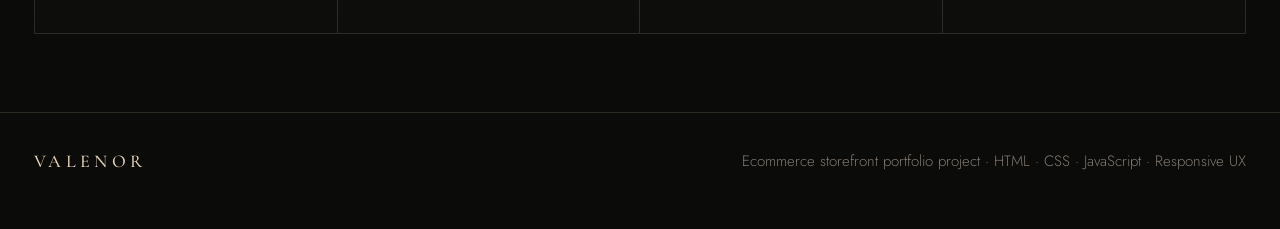
<file: valenor/index.html>
<!doctype html>
<html lang="en">
<head>
<meta charset="utf-8">
<meta name="viewport" content="width=device-width,initial-scale=1">
<meta name="description" content="Valenor — a fit-first menswear ecommerce storefront portfolio project.">
<title>VALENOR — Fit-first Menswear</title>
<link rel="preconnect" href="https://fonts.googleapis.com">
<link rel="preconnect" href="https://fonts.gstatic.com" crossorigin>
<link href="https://fonts.googleapis.com/css2?family=Cormorant+Garamond:ital,wght@0,400;0,500;1,400&family=Jost:wght@300;400;500&display=swap" rel="stylesheet">
<style>
:root{--bg:#0b0b0a;--panel:#11100f;--panel2:#171512;--ink:#eee8de;--muted:#9e968b;--champ:#e4d2b4;--gold:#b89a6c;--line:rgba(228,210,180,.16);--display:'Cormorant Garamond',Georgia,serif;--sans:'Jost',system-ui,sans-serif}
*{box-sizing:border-box}html{scroll-behavior:smooth}body{margin:0;background:var(--bg);color:var(--ink);font:300 15px/1.6 var(--sans);-webkit-font-smoothing:antialiased}a{color:inherit;text-decoration:none}button,select{font:inherit}.wrap{max-width:1320px;margin:auto;padding:0 34px}.eyebrow{text-transform:uppercase;letter-spacing:.28em;font-size:10px;color:var(--gold)}
header{position:sticky;top:0;z-index:30;background:rgba(11,11,10,.94);backdrop-filter:blur(9px);border-bottom:1px solid var(--line)}.nav{height:72px;display:flex;align-items:center;justify-content:space-between;gap:28px}.logo{font:500 24px/1 var(--display);letter-spacing:.34em;color:var(--champ)}.navlinks{display:flex;gap:28px;align-items:center;font-size:11px;letter-spacing:.16em;text-transform:uppercase;color:#bbb3a7}.navlinks a:hover{color:var(--champ)}.bag{border:1px solid var(--line);padding:9px 13px;color:var(--champ)}
.hero{min-height:740px;display:grid;grid-template-columns:1.02fr .98fr;border-bottom:1px solid var(--line)}.hero-copy{display:flex;flex-direction:column;justify-content:center;padding:80px 8vw 80px max(34px,calc((100vw - 1320px)/2 + 34px))}.hero h1{font:400 clamp(58px,7vw,104px)/.88 var(--display);letter-spacing:-.035em;margin:20px 0 28px}.hero h1 em{color:var(--champ);font-weight:400}.hero p{max-width:520px;color:#aaa298;font-size:17px}.cta{display:flex;gap:12px;flex-wrap:wrap;margin-top:28px}.btn{border:1px solid var(--champ);padding:14px 20px;text-transform:uppercase;letter-spacing:.17em;font-size:10px;cursor:pointer}.btn.primary{background:var(--champ);color:#111}.btn:hover{filter:brightness(1.08)}
.hero-art{position:relative;overflow:hidden;background:radial-gradient(circle at 55% 28%,#2a2823 0,#151411 34%,#0d0d0c 70%)}.hero-art:before{content:'';position:absolute;inset:0;background:linear-gradient(120deg,transparent 0 45%,rgba(228,210,180,.06) 45% 46%,transparent 46% 100%),repeating-linear-gradient(90deg,rgba(255,255,255,.018) 0 1px,transparent 1px 18px)}.silhouette{position:absolute;left:50%;top:53%;transform:translate(-50%,-50%);width:min(430px,72%);height:min(610px,78%)}.silhouette .head{position:absolute;left:42%;top:1%;width:16%;aspect-ratio:1;border-radius:48% 48% 45% 45%;background:#1e1c19;border:1px solid #3a342c}.silhouette .body{position:absolute;left:20%;top:14%;width:60%;height:55%;clip-path:polygon(23% 0,77% 0,100% 100%,0 100%);background:linear-gradient(135deg,#25231f,#121211 70%);border:1px solid #3a342c}.silhouette .body:after{content:'';position:absolute;left:49%;top:0;width:1px;height:100%;background:rgba(228,210,180,.12)}.silhouette .leg{position:absolute;top:66%;width:23%;height:34%;background:linear-gradient(#171613,#0d0d0c);border:1px solid #2f2a24}.silhouette .l{left:26%}.silhouette .r{right:26%}.product-tag{position:absolute;left:32px;bottom:30px;border:1px solid var(--line);background:rgba(11,11,10,.76);padding:10px 14px;text-transform:uppercase;font-size:9px;letter-spacing:.18em;color:var(--gold)}
.fitbar{border-bottom:1px solid var(--line);background:#0f0e0d}.fitinner{display:grid;grid-template-columns:auto 1fr auto;align-items:center;gap:26px;padding:24px 0}.fitcontrols{display:flex;gap:9px;flex-wrap:wrap}.chip{background:transparent;color:#c5bdb1;border:1px solid var(--line);padding:8px 12px;cursor:pointer}.chip.active{background:var(--champ);color:#111}.fitresult{text-align:right}.fitresult strong{font:500 32px/1 var(--display);color:var(--champ);display:block}.fitresult span{font-size:10px;text-transform:uppercase;letter-spacing:.16em;color:#8f877d}
section{padding:78px 0}.section-head{display:flex;align-items:end;justify-content:space-between;gap:24px;margin-bottom:30px}.section-head h2{font:400 48px/1 var(--display);margin:7px 0 0}.section-head p{color:#8e877d;max-width:460px;margin:0}.products{display:grid;grid-template-columns:repeat(4,1fr);gap:16px}.card{border:1px solid var(--line);background:var(--panel);min-width:0}.visual{aspect-ratio:4/5;position:relative;display:grid;place-items:center;overflow:hidden;background:linear-gradient(145deg,#171613,#0d0d0c)}.visual:before{content:'';position:absolute;inset:0;background:repeating-linear-gradient(135deg,rgba(228,210,180,.025) 0 1px,transparent 1px 12px)}.garment{width:56%;height:60%;position:relative;filter:drop-shadow(0 18px 20px #0008)}.garment.top{clip-path:polygon(17% 0,38% 0,42% 8%,58% 8%,62% 0,83% 0,100% 22%,82% 36%,75% 29%,78% 100%,22% 100%,25% 29%,18% 36%,0 22%);background:linear-gradient(145deg,#2d2a25,#151411)}.garment.trouser{width:42%;clip-path:polygon(0 0,100% 0,87% 100%,58% 100%,50% 25%,42% 100%,13% 100%);background:linear-gradient(90deg,#24221e,#151411 50%,#211f1b)}.garment.coat{clip-path:polygon(16% 0,36% 0,44% 9%,56% 9%,64% 0,84% 0,100% 22%,84% 34%,77% 28%,86% 100%,14% 100%,23% 28%,16% 34%,0 22%);background:linear-gradient(145deg,#302c26,#151411)}.visual .badge{position:absolute;top:12px;left:12px;background:var(--champ);color:#111;padding:5px 8px;font-size:8px;letter-spacing:.15em;text-transform:uppercase}.cardbody{padding:15px 15px 17px}.name{font:400 21px/1.1 var(--display)}.meta{display:flex;justify-content:space-between;gap:14px;margin-top:8px;color:#948b80;font-size:12px}.colors{display:flex;gap:5px;margin-top:11px}.dot{width:11px;height:11px;border:1px solid #ffffff22;border-radius:50%}.quick{width:100%;margin-top:13px;border:1px solid var(--line);padding:10px;background:transparent;color:var(--champ);text-transform:uppercase;letter-spacing:.15em;font-size:9px;cursor:pointer}.quick:hover{background:var(--champ);color:#111}
.story{display:grid;grid-template-columns:1fr 1fr;border:1px solid var(--line);background:#0f0e0d}.story-copy{padding:60px}.story h2{font:400 52px/1 var(--display);margin:12px 0 20px}.story p{color:#938b80;max-width:560px}.wardrobe{padding:42px;display:grid;grid-template-columns:repeat(2,1fr);gap:12px;background:linear-gradient(145deg,#171511,#0d0d0c)}.slot{border:1px dashed rgba(228,210,180,.25);min-height:130px;padding:20px;display:flex;flex-direction:column;justify-content:space-between}.slot b{font:400 20px var(--display);color:var(--champ)}.slot span{font-size:10px;letter-spacing:.14em;text-transform:uppercase;color:#81796f}.slot.gap{background:rgba(228,210,180,.04)}
.characters{display:grid;grid-template-columns:repeat(4,1fr);border:1px solid var(--line)}.character{padding:34px 24px;min-height:250px;border-right:1px solid var(--line);background:linear-gradient(180deg,#141310,#0d0d0c);transition:.2s}.character:last-child{border-right:0}.character:hover{background:#171510}.roman{font:400 32px var(--display);color:var(--gold)}.character h3{font:400 28px/1 var(--display);margin:30px 0 10px}.character p{color:#8c8479;font-size:13px}.character a{display:inline-block;margin-top:20px;color:var(--champ);font-size:10px;text-transform:uppercase;letter-spacing:.14em}
footer{border-top:1px solid var(--line);padding:36px 0 56px;color:#80786e}.foot{display:flex;justify-content:space-between;gap:20px;align-items:center}.foot strong{font:500 18px var(--display);letter-spacing:.24em;color:var(--champ)}
.toast{position:fixed;right:22px;bottom:22px;background:var(--champ);color:#111;padding:13px 16px;transform:translateY(120px);transition:.25s;z-index:50;font-size:12px}.toast.show{transform:translateY(0)}
@media(max-width:980px){.hero{grid-template-columns:1fr;min-height:0}.hero-copy{padding:70px 28px}.hero-art{height:560px}.products{grid-template-columns:repeat(2,1fr)}.story{grid-template-columns:1fr}.characters{grid-template-columns:1fr 1fr}.character:nth-child(2){border-right:0}.character{border-bottom:1px solid var(--line)}.fitinner{grid-template-columns:1fr}.fitresult{text-align:left}}
@media(max-width:620px){.wrap{padding:0 16px}.navlinks a:not(.bag){display:none}.nav{height:62px}.hero h1{font-size:58px}.hero-art{height:480px}.products{grid-template-columns:1fr}.section-head{display:block}.section-head h2{font-size:42px;margin-bottom:12px}.story-copy{padding:36px 24px}.wardrobe{padding:22px;grid-template-columns:1fr}.characters{grid-template-columns:1fr}.character{border-right:0}.fitcontrols{gap:6px}.logo{font-size:20px}.foot{display:block}.foot span{display:block;margin-top:8px}}
</style>
</head>
<body>
<header>
  <div class="wrap nav">
    <a class="logo" href="#top">VALENOR</a>
    <nav class="navlinks"><a href="#shop">Shop</a><a href="#fit">Your fit</a><a href="#character">Character</a><a class="bag" href="#shop">Bag <span id="bagCount">0</span></a></nav>
  </div>
</header>
<main id="top">
  <section class="hero">
    <div class="hero-copy">
      <div class="eyebrow">Fit-first menswear · Autumn 26</div>
      <h1>Stop guessing<br><em>your size.</em></h1>
      <p>Three quick choices narrow the store to pieces that suit your fit. A menswear storefront concept built around clarity, product discovery and confident purchasing.</p>
      <div class="cta"><a class="btn primary" href="#fit">Find my fit</a><a class="btn" href="#shop">Browse collection</a></div>
    </div>
    <div class="hero-art" aria-label="Valenor menswear editorial illustration">
      <div class="silhouette"><i class="head"></i><i class="body"></i><i class="leg l"></i><i class="leg r"></i></div>
      <div class="product-tag">Devon Half-Zip · Black · $49.99</div>
    </div>
  </section>

  <div class="fitbar" id="fit"><div class="wrap fitinner">
    <div><div class="eyebrow">Your usual top size</div><div class="fitcontrols" id="sizes"></div></div>
    <div><div class="eyebrow">Preferred fit</div><div class="fitcontrols" id="fits"></div></div>
    <div class="fitresult"><strong id="matchCount">12</strong><span>pieces match your profile</span></div>
  </div></div>

  <section id="shop"><div class="wrap">
    <div class="section-head"><div><div class="eyebrow">Collection 01</div><h2>Fits you, in stock, today</h2></div><p>A focused product grid with clear pricing, colour options and fast add-to-bag interactions.</p></div>
    <div class="products" id="productGrid"></div>
  </div></section>

  <section><div class="wrap story">
    <div class="story-copy"><div class="eyebrow">Wardrobe reading</div><h2>Buy into the gaps,<br>not the noise.</h2><p>The concept uses a simple wardrobe view to show what you already have enough of and where one new piece can unlock more outfits. It turns browsing into a more useful recommendation experience.</p><div class="cta"><a class="btn primary" href="#shop">Fill a gap</a></div></div>
    <div class="wardrobe"><div class="slot"><span>Tops · 11 owned</span><b>Well covered</b></div><div class="slot"><span>Trousers · 5 owned</span><b>Enough</b></div><div class="slot gap"><span>Mid-layer · gap</span><b>Ridge Overshirt</b></div><div class="slot gap"><span>Outerwear · gap</span><b>Harrow Wool Coat</b></div></div>
  </div></section>

  <section id="character"><div class="wrap">
    <div class="section-head"><div><div class="eyebrow">Every man dresses as someone</div><h2>Defined by <em style="color:var(--champ);font-weight:400">character</em></h2></div><p>Four capsule directions help shoppers find products by identity and styling preference rather than endless categories.</p></div>
    <div class="characters"><article class="character"><div class="roman">I</div><h3>The Quiet Professional</h3><p>Nothing loud. Everything considered.</p><a href="#shop">See capsule →</a></article><article class="character"><div class="roman">II</div><h3>The Weekender</h3><p>Softer shapes, harder wear.</p><a href="#shop">See capsule →</a></article><article class="character"><div class="roman">III</div><h3>The Modernist</h3><p>Volume, drape, black on black.</p><a href="#shop">See capsule →</a></article><article class="character"><div class="roman">IV</div><h3>The Traditionalist</h3><p>Cloth that outlives the season.</p><a href="#shop">See capsule →</a></article></div>
  </div></section>
</main>
<footer><div class="wrap foot"><strong>VALENOR</strong><span>Ecommerce storefront portfolio project · HTML · CSS · JavaScript · Responsive UX</span></div></footer>
<div class="toast" id="toast">Added to bag</div>
<script>
const products=[
{name:'Devon Half-Zip',type:'top',price:49.99,badge:'Bestseller',colors:['#141312','#cdbfa6','#222a38']},
{name:'Ridge Overshirt',type:'coat',price:44.99,colors:['#34322f','#565637','#a9844f']},
{name:'Corbin Pleated Trouser',type:'trouser',price:39.99,badge:'Bestseller',colors:['#141312','#a39a8b','#48342a']},
{name:'Alder Heavy Tee',type:'top',price:29.99,colors:['#141312','#e6dccb','#565637']},
{name:'Fallon Knit Polo',type:'top',price:34.99,badge:'Bestseller',colors:['#141312','#a39a8b','#565637']},
{name:'Ardent Merino Crew',type:'top',price:54.99,colors:['#34322f','#cdbfa6','#222a38']},
{name:'Harrow Wool Coat',type:'coat',price:129.99,badge:'Bestseller',colors:['#34322f','#a9844f','#222a38']},
{name:'Calder Wide Trouser',type:'trouser',price:42.99,colors:['#141312','#34322f','#a39a8b']}
];
let bag=0;const grid=document.getElementById('productGrid');
function render(){grid.innerHTML=products.map((p,i)=>`<article class="card"><div class="visual">${p.badge?`<span class="badge">${p.badge}</span>`:''}<div class="garment ${p.type}"></div></div><div class="cardbody"><div class="name">${p.name}</div><div class="meta"><span>Recommended fit</span><strong>$${p.price.toFixed(2)}</strong></div><div class="colors">${p.colors.map(c=>`<i class="dot" style="background:${c}"></i>`).join('')}</div><button class="quick" data-i="${i}">Quick add</button></div></article>`).join('');document.querySelectorAll('.quick').forEach(b=>b.onclick=()=>{bag++;document.getElementById('bagCount').textContent=bag;const t=document.getElementById('toast');t.textContent=products[+b.dataset.i].name+' added to bag';t.classList.add('show');setTimeout(()=>t.classList.remove('show'),1500)})}
render();
const sizes=['S','M','L','XL'];const fitNames=['Regular','Relaxed','Slim'];
function chips(el,vals,active){el.innerHTML=vals.map(v=>`<button class="chip ${v===active?'active':''}">${v}</button>`).join('');el.querySelectorAll('button').forEach(x=>x.onclick=()=>{el.querySelectorAll('button').forEach(y=>y.classList.remove('active'));x.classList.add('active');document.getElementById('matchCount').textContent=8+Math.floor(Math.random()*5)})}
chips(document.getElementById('sizes'),sizes,'M');chips(document.getElementById('fits'),fitNames,'Regular');
</script>
</body>
</html>
</file>
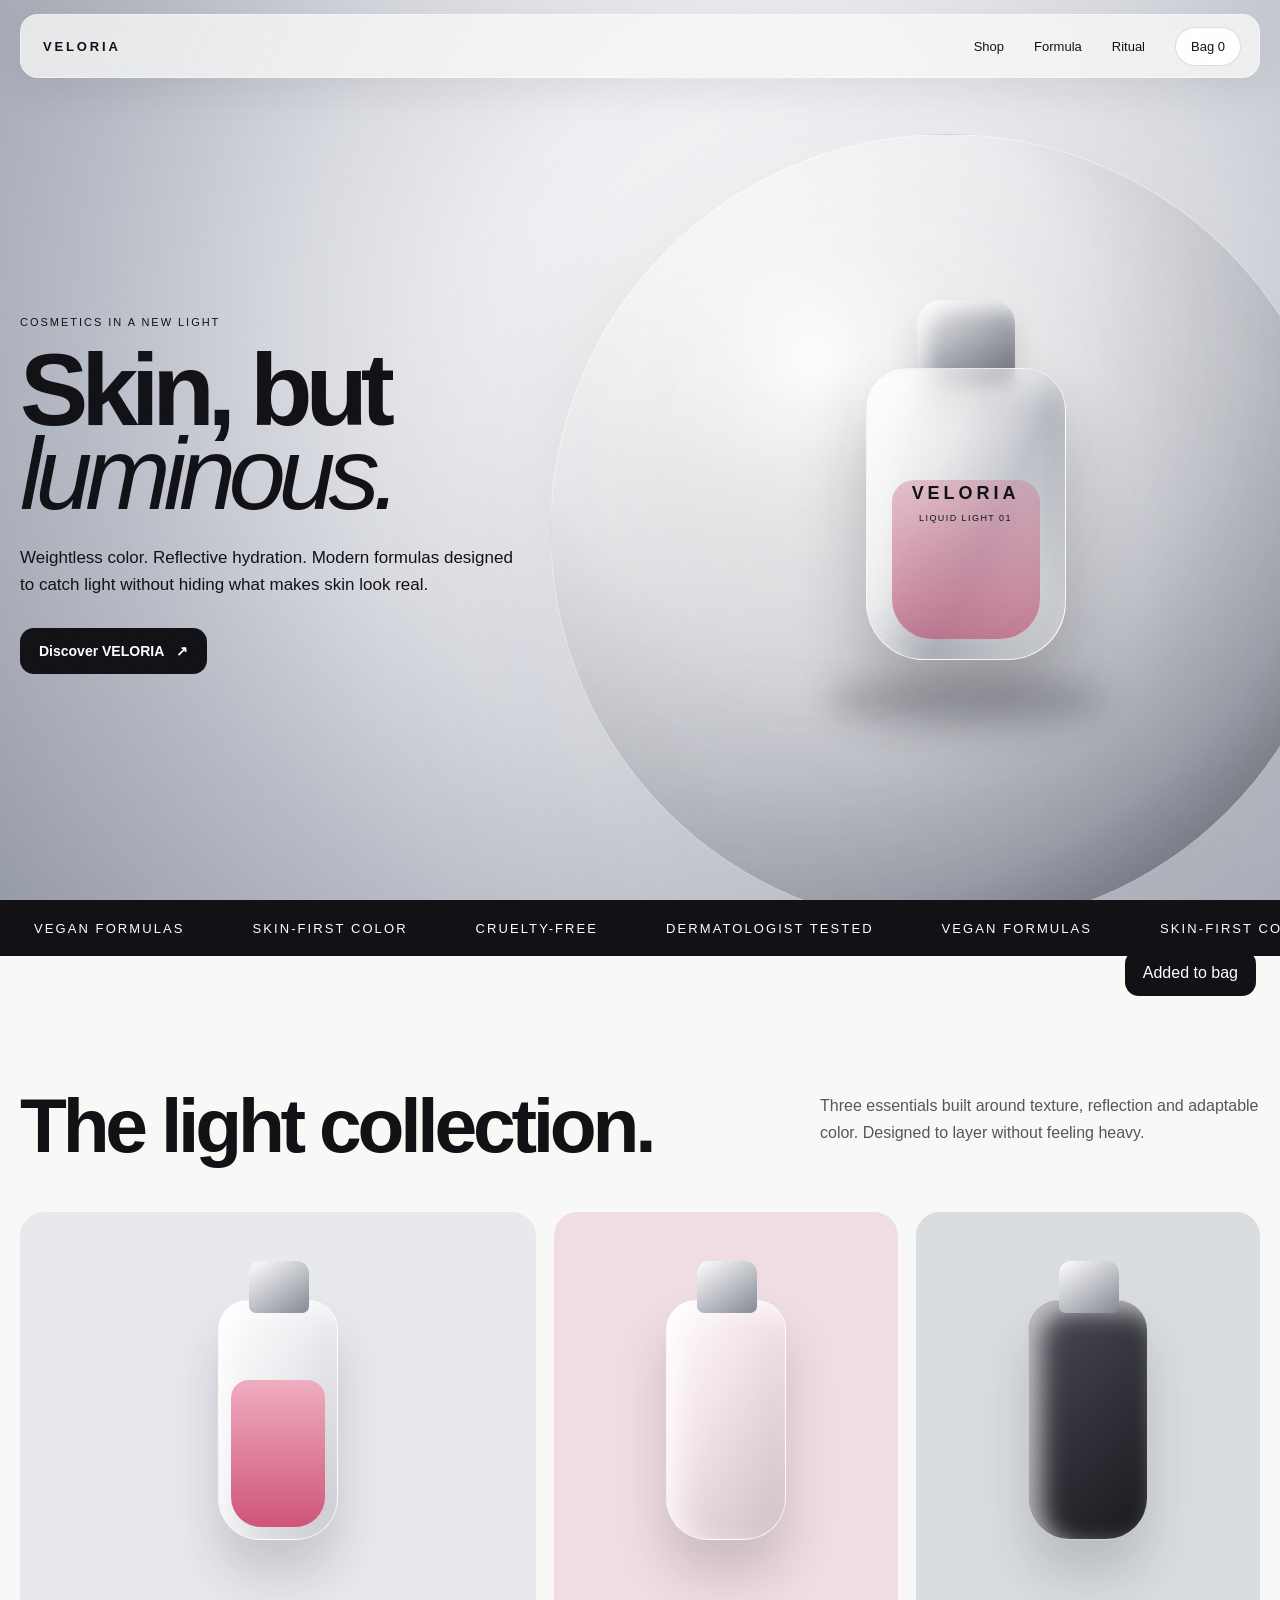
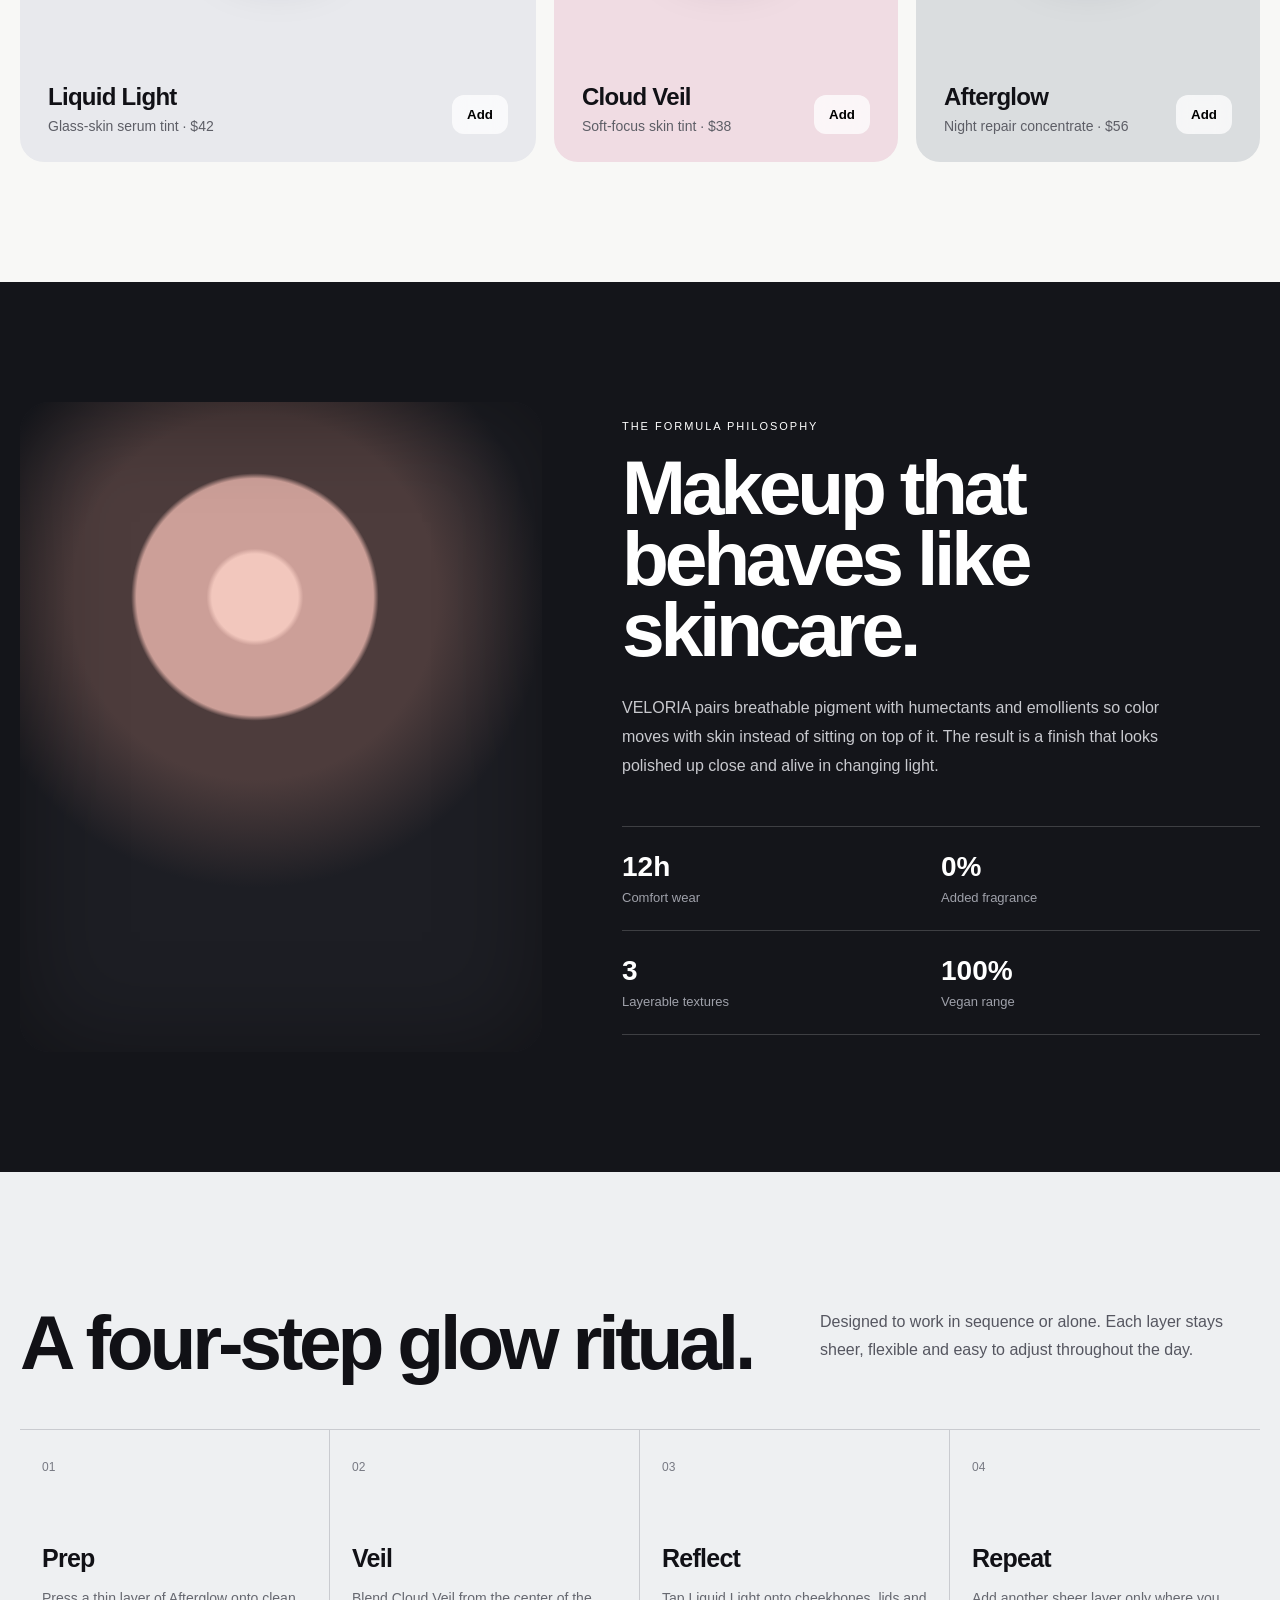
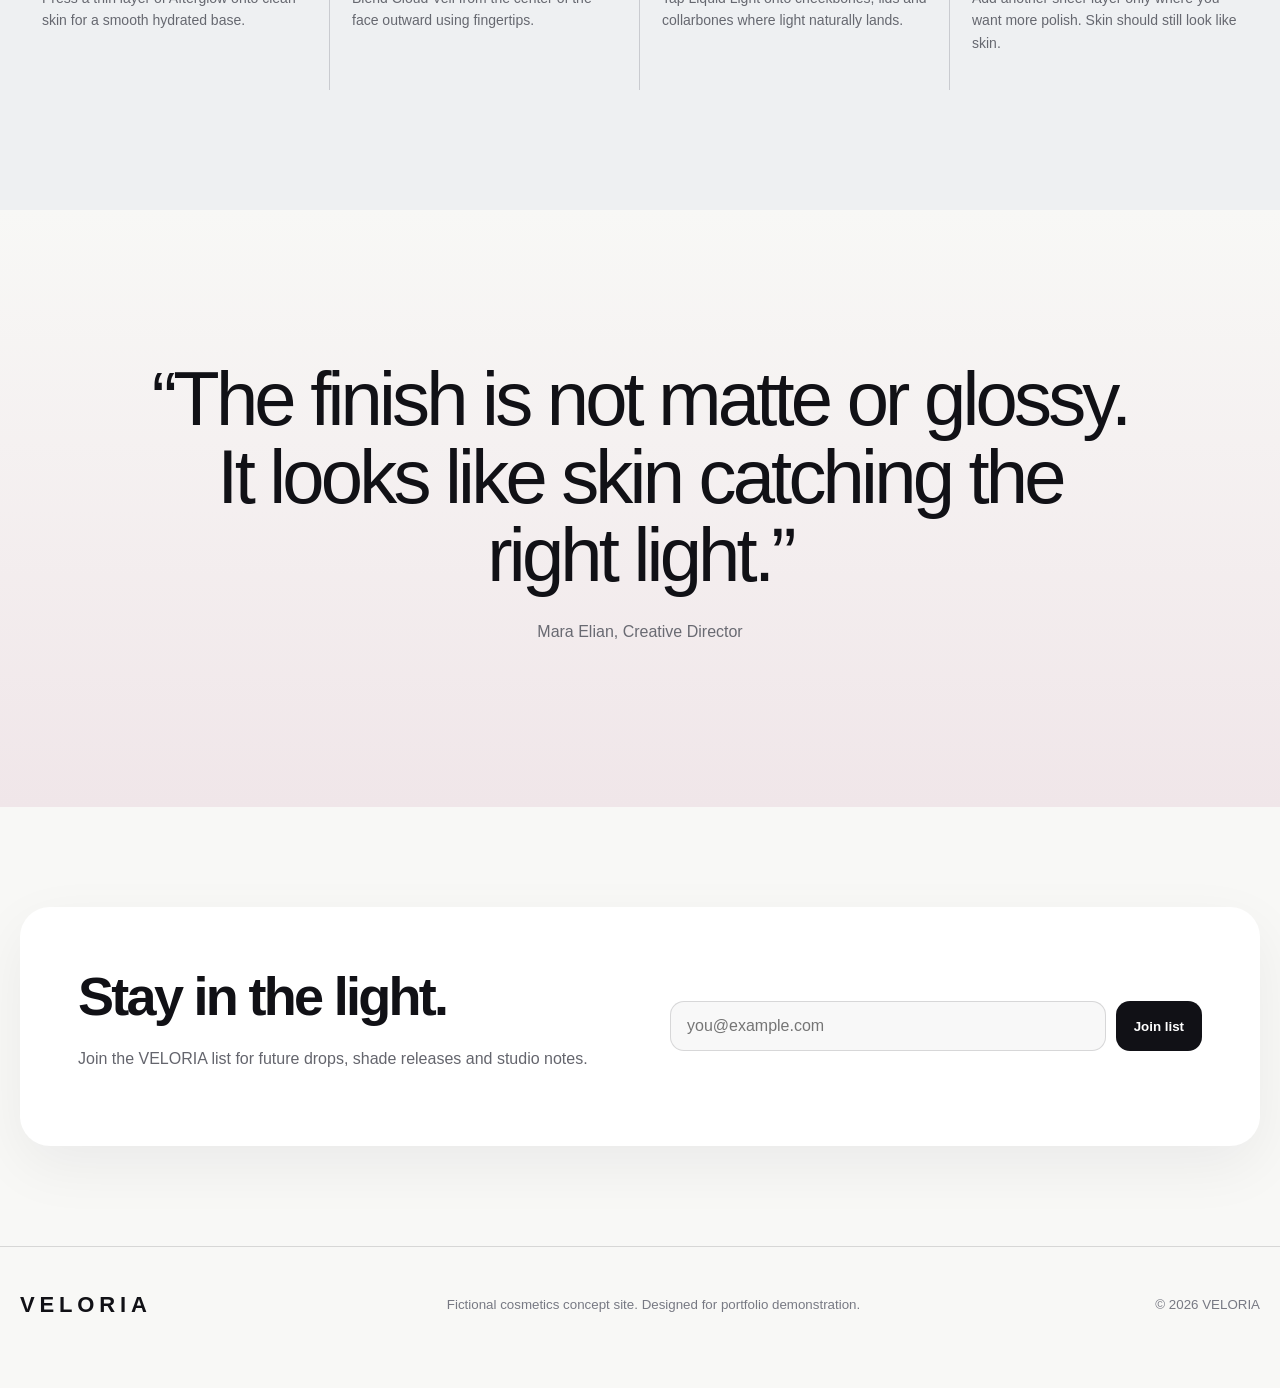
<file: veloria/index.html>
<!doctype html>
<html lang="en">
<head>
<meta charset="utf-8" />
<meta name="viewport" content="width=device-width,initial-scale=1" />
<title>VELORIA — Cosmetics in a New Light</title>
<meta name="description" content="VELORIA is a fictional premium cosmetics concept focused on luminous skin, modern color and sensorial formulas." />
<style>
:root{--ink:#111116;--paper:#f8f8f6;--mist:#ececf0;--silver:#c9cbd1;--rose:#d76b8d;--line:rgba(17,17,22,.14);--radius:24px;--shadow:0 28px 80px rgba(21,21,27,.18)}
*{box-sizing:border-box}html{scroll-behavior:smooth}body{margin:0;background:var(--paper);color:var(--ink);font-family:Arial,Helvetica,sans-serif;overflow-x:hidden}.noise{position:fixed;inset:0;pointer-events:none;opacity:.035;z-index:99;background-image:url("data:image/svg+xml,%3Csvg viewBox='0 0 200 200' xmlns='http://www.w3.org/2000/svg'%3E%3Cfilter id='n'%3E%3CfeTurbulence type='fractalNoise' baseFrequency='.9' numOctaves='2' stitchTiles='stitch'/%3E%3C/filter%3E%3Crect width='100%25' height='100%25' filter='url(%23n)' opacity='.55'/%3E%3C/svg%3E")}.wrap{width:min(1240px,calc(100% - 40px));margin:auto}.nav{position:fixed;top:14px;left:50%;transform:translateX(-50%);width:min(1240px,calc(100% - 28px));height:64px;border:1px solid rgba(255,255,255,.42);background:rgba(248,248,246,.78);backdrop-filter:blur(20px);display:flex;align-items:center;justify-content:space-between;padding:0 18px 0 22px;border-radius:18px;z-index:80;box-shadow:0 12px 40px rgba(0,0,0,.07)}.brand{font-weight:900;letter-spacing:.22em;font-size:14px}.navlinks{display:flex;gap:30px;align-items:center}.nav a{color:inherit;text-decoration:none;font-size:13px}.bag{border:1px solid var(--line);border-radius:999px;padding:11px 15px;background:#fff}.hero{min-height:100dvh;position:relative;display:grid;place-items:center;overflow:hidden;background:radial-gradient(circle at 60% 35%,#fff 0,#eeeef2 28%,#d9dbe1 48%,#b9bdc7 70%,#969ba8 100%)}.orb{position:absolute;width:62vw;height:62vw;border-radius:50%;border:1px solid rgba(255,255,255,.45);background:radial-gradient(circle at 33% 28%,rgba(255,255,255,.96),rgba(255,255,255,.18) 36%,rgba(60,62,75,.25) 70%,rgba(15,16,24,.68));filter:drop-shadow(0 60px 90px rgba(20,20,28,.3));transform:translate(24vw,9vh)}.heroGrid{position:relative;z-index:3;display:grid;grid-template-columns:1.05fr .95fr;align-items:center;min-height:100dvh;padding-top:90px}.eyebrow{text-transform:uppercase;letter-spacing:.18em;font-size:11px;margin-bottom:20px}.hero h1{font-size:clamp(56px,8vw,124px);line-height:.82;letter-spacing:-.07em;margin:0;max-width:760px}.hero h1 em{font-style:italic;font-weight:400}.hero p{font-size:17px;line-height:1.6;max-width:500px;margin:28px 0 30px}.cta{display:inline-flex;align-items:center;gap:12px;background:var(--ink);color:#fff;text-decoration:none;padding:15px 19px;border-radius:14px;font-weight:700;font-size:14px;transition:.3s}.cta:hover{transform:translateY(-3px);box-shadow:0 16px 32px rgba(0,0,0,.18)}.bottleStage{height:620px;display:grid;place-items:center;position:relative}.bottle{width:220px;height:390px;position:relative;transform-style:preserve-3d;animation:float 5s ease-in-out infinite}.cap{position:absolute;left:61px;top:0;width:98px;height:84px;border-radius:24px 24px 12px 12px;background:linear-gradient(145deg,#f9f9f9,#a5a8b0 55%,#686c76);box-shadow:inset 10px 9px 18px rgba(255,255,255,.7),0 18px 30px rgba(0,0,0,.12)}.glass{position:absolute;left:10px;top:68px;width:200px;height:292px;border-radius:42px 42px 58px 58px;background:linear-gradient(115deg,rgba(255,255,255,.88),rgba(255,255,255,.16) 35%,rgba(155,161,174,.42) 60%,rgba(255,255,255,.72));border:1px solid rgba(255,255,255,.7);box-shadow:inset 20px 18px 32px rgba(255,255,255,.56),inset -20px -20px 38px rgba(67,70,81,.2),0 45px 70px rgba(20,20,25,.24);backdrop-filter:blur(8px)}.liquid{position:absolute;left:25px;right:25px;bottom:20px;height:55%;border-radius:22px 22px 40px 40px;background:linear-gradient(180deg,rgba(222,115,147,.4),rgba(204,80,119,.66));filter:saturate(.85)}.label{position:absolute;inset:114px 0 auto;text-align:center;font-size:18px;font-weight:900;letter-spacing:.22em}.label small{display:block;font-size:9px;letter-spacing:.16em;margin-top:9px;font-weight:500}.shadow{position:absolute;bottom:80px;width:280px;height:50px;border-radius:50%;background:rgba(24,25,32,.22);filter:blur(16px);animation:shadowPulse 5s ease-in-out infinite}@keyframes float{50%{transform:translateY(-22px) rotateZ(2deg)}}@keyframes shadowPulse{50%{transform:scale(.82);opacity:.6}}
.marquee{background:var(--ink);color:#fff;overflow:hidden;padding:19px 0}.track{white-space:nowrap;display:inline-block;animation:move 18s linear infinite;font-size:13px;letter-spacing:.16em}.track span{margin:0 34px}@keyframes move{to{transform:translateX(-50%)}}
.section{padding:120px 0}.sectionHead{display:flex;align-items:flex-end;justify-content:space-between;gap:50px;margin-bottom:50px}.section h2{font-size:clamp(44px,6vw,82px);line-height:.95;letter-spacing:-.055em;margin:0;max-width:760px}.sectionHead p{max-width:440px;line-height:1.7;color:#555660}.products{display:grid;grid-template-columns:1.2fr .8fr .8fr;gap:18px}.product{min-height:550px;border-radius:var(--radius);position:relative;overflow:hidden;padding:28px;display:flex;flex-direction:column;justify-content:space-between;background:#e8e9ed}.product:nth-child(2){background:#f0dce3}.product:nth-child(3){background:#dadddf}.productVisual{height:360px;display:grid;place-items:center;position:relative}.miniBottle{width:120px;height:240px;border-radius:30px 30px 42px 42px;background:linear-gradient(120deg,rgba(255,255,255,.9),rgba(255,255,255,.25) 40%,rgba(85,87,98,.22));border:1px solid rgba(255,255,255,.75);box-shadow:inset 12px 10px 24px rgba(255,255,255,.68),0 35px 50px rgba(40,40,50,.18);position:relative;transition:.55s}.product:hover .miniBottle{transform:translateY(-12px) rotate(-4deg) scale(1.04)}.miniBottle:before{content:"";position:absolute;width:60px;height:52px;left:30px;top:-40px;border-radius:12px 12px 7px 7px;background:linear-gradient(145deg,#fff,#848894)}.miniBottle.rose:after{content:"";position:absolute;left:12px;right:12px;bottom:12px;height:62%;border-radius:18px 18px 30px 30px;background:linear-gradient(#efadc0,#cf5479)}.miniBottle.dark{background:linear-gradient(135deg,#4b4c55,#18191e)}.productMeta{display:flex;justify-content:space-between;gap:16px;align-items:end}.product h3{margin:0 0 7px;font-size:24px;letter-spacing:-.03em}.product p{margin:0;color:#5d5e66;font-size:14px}.add{border:none;background:rgba(255,255,255,.74);backdrop-filter:blur(8px);padding:12px 15px;border-radius:12px;font-weight:800;cursor:pointer}.add:active{transform:scale(.97)}
.story{background:#14151a;color:#fff;position:relative;overflow:hidden}.storyGrid{display:grid;grid-template-columns:.9fr 1.1fr;gap:80px;align-items:center}.face{height:650px;border-radius:30px;background:radial-gradient(circle at 45% 30%,#f2c7bd 0 8%,#cc9f98 9% 22%,#4d3c3c 23% 34%,#1d1e24 54%),linear-gradient(130deg,#c8cad0,#373942);box-shadow:inset 0 0 100px rgba(0,0,0,.38);position:relative;overflow:hidden}.face:after{content:"";position:absolute;inset:0;background:linear-gradient(90deg,transparent,rgba(255,255,255,.3),transparent);transform:translateX(-100%);animation:shine 6s ease-in-out infinite}@keyframes shine{55%,100%{transform:translateX(120%)}}.story h2{font-size:clamp(48px,6vw,86px);line-height:.92;letter-spacing:-.055em;margin:0 0 30px}.story p{color:#c8c9ce;line-height:1.8;max-width:570px}.facts{display:grid;grid-template-columns:repeat(2,1fr);margin-top:45px;border-top:1px solid rgba(255,255,255,.18)}.fact{padding:24px 0;border-bottom:1px solid rgba(255,255,255,.18)}.fact b{display:block;font-size:28px;margin-bottom:5px}.fact span{color:#9fa1aa;font-size:13px}
.ritual{background:#eef0f2}.steps{display:grid;grid-template-columns:repeat(4,1fr);gap:0;border-top:1px solid #c9cbd0}.step{padding:30px 22px 12px;border-right:1px solid #c9cbd0;min-height:260px}.step:last-child{border-right:0}.step .num{font-size:12px;color:#777983;margin-bottom:70px}.step h3{font-size:25px;letter-spacing:-.03em;margin:0 0 12px}.step p{color:#666870;line-height:1.6;font-size:14px}.quote{padding:150px 0;text-align:center;background:linear-gradient(180deg,#f8f8f6,#f0e6e9)}.quote blockquote{font-size:clamp(38px,6vw,76px);letter-spacing:-.05em;line-height:1.03;margin:0 auto;max-width:980px}.quote p{margin-top:28px;color:#696a72}
.news{padding:100px 0}.newsBox{border-radius:30px;background:#fff;padding:58px;display:grid;grid-template-columns:1fr 1fr;gap:60px;align-items:center;box-shadow:0 20px 60px rgba(20,20,30,.06)}.news h2{font-size:54px;letter-spacing:-.05em;margin:0 0 18px}.news p{line-height:1.7;color:#64656d}.form{display:flex;gap:10px}.form input{flex:1;border:1px solid var(--line);border-radius:14px;padding:15px 16px;font:inherit;background:#f8f8f8}.form button{border:0;border-radius:14px;background:var(--ink);color:#fff;padding:15px 18px;font-weight:800}.footer{padding:45px 0 70px;border-top:1px solid var(--line)}.foot{display:flex;justify-content:space-between;align-items:center;gap:30px}.foot .brand{font-size:22px}.foot small{color:#777983}
.reveal{opacity:1;transform:none;transition:transform .8s cubic-bezier(.2,.7,.2,1)}.reveal.enter{transform:translateY(26px)}
.toast{position:fixed;right:24px;bottom:24px;background:#111116;color:#fff;padding:14px 18px;border-radius:14px;z-index:100;transform:translateY(120px);transition:.35s}.toast.show{transform:translateY(0)}
@media(max-width:900px){.navlinks a:not(.bag){display:none}.heroGrid,.storyGrid,.newsBox{grid-template-columns:1fr}.heroGrid{padding-top:110px}.hero h1{font-size:68px}.bottleStage{height:480px}.orb{width:110vw;height:110vw;transform:translate(30vw,30vh)}.products{grid-template-columns:1fr}.product{min-height:500px}.sectionHead{display:block}.sectionHead p{margin-top:20px}.steps{grid-template-columns:1fr 1fr}.step{border-bottom:1px solid #c9cbd0}.face{height:520px}.form{flex-direction:column}.foot{align-items:flex-start;flex-direction:column}}
@media(max-width:560px){.wrap{width:min(100% - 24px,1240px)}.hero h1{font-size:52px}.hero p{font-size:15px}.bottle{transform:scale(.8);animation:none}.section{padding:86px 0}.section h2,.story h2{font-size:45px}.steps{grid-template-columns:1fr}.step{border-right:0}.newsBox{padding:30px}.quote{padding:100px 0}}
@media(prefers-reduced-motion:reduce){*{animation:none!important;scroll-behavior:auto!important;transition:none!important}}
</style>
</head>
<body>
<div class="noise"></div>
<nav class="nav"><a class="brand" href="#top">VELORIA</a><div class="navlinks"><a href="#shop">Shop</a><a href="#story">Formula</a><a href="#ritual">Ritual</a><a class="bag" href="#shop">Bag <span id="bagCount">0</span></a></div></nav>
<main id="top">
<section class="hero"><div class="orb" id="orb"></div><div class="wrap heroGrid"><div><div class="eyebrow">Cosmetics in a new light</div><h1>Skin, but <em>luminous.</em></h1><p>Weightless color. Reflective hydration. Modern formulas designed to catch light without hiding what makes skin look real.</p><a class="cta" href="#shop">Discover VELORIA <span>↗</span></a></div><div class="bottleStage"><div class="shadow"></div><div class="bottle" id="heroBottle"><div class="cap"></div><div class="glass"><div class="liquid"></div><div class="label">VELORIA<small>LIQUID LIGHT 01</small></div></div></div></div></div></section>
<section class="marquee"><div class="track"><span>VEGAN FORMULAS</span><span>SKIN-FIRST COLOR</span><span>CRUELTY-FREE</span><span>DERMATOLOGIST TESTED</span><span>VEGAN FORMULAS</span><span>SKIN-FIRST COLOR</span><span>CRUELTY-FREE</span><span>DERMATOLOGIST TESTED</span></div></section>
<section class="section" id="shop"><div class="wrap"><div class="sectionHead reveal"><h2>The light collection.</h2><p>Three essentials built around texture, reflection and adaptable color. Designed to layer without feeling heavy.</p></div><div class="products">
<article class="product reveal"><div class="productVisual"><div class="miniBottle rose"></div></div><div class="productMeta"><div><h3>Liquid Light</h3><p>Glass-skin serum tint · $42</p></div><button class="add" data-name="Liquid Light">Add</button></div></article>
<article class="product reveal"><div class="productVisual"><div class="miniBottle"></div></div><div class="productMeta"><div><h3>Cloud Veil</h3><p>Soft-focus skin tint · $38</p></div><button class="add" data-name="Cloud Veil">Add</button></div></article>
<article class="product reveal"><div class="productVisual"><div class="miniBottle dark"></div></div><div class="productMeta"><div><h3>Afterglow</h3><p>Night repair concentrate · $56</p></div><button class="add" data-name="Afterglow">Add</button></div></article>
</div></div></section>
<section class="section story" id="story"><div class="wrap storyGrid"><div class="face reveal"></div><div class="reveal"><div class="eyebrow">The formula philosophy</div><h2>Makeup that behaves like skincare.</h2><p>VELORIA pairs breathable pigment with humectants and emollients so color moves with skin instead of sitting on top of it. The result is a finish that looks polished up close and alive in changing light.</p><div class="facts"><div class="fact"><b>12h</b><span>Comfort wear</span></div><div class="fact"><b>0%</b><span>Added fragrance</span></div><div class="fact"><b>3</b><span>Layerable textures</span></div><div class="fact"><b>100%</b><span>Vegan range</span></div></div></div></div></section>
<section class="section ritual" id="ritual"><div class="wrap"><div class="sectionHead reveal"><h2>A four-step glow ritual.</h2><p>Designed to work in sequence or alone. Each layer stays sheer, flexible and easy to adjust throughout the day.</p></div><div class="steps"><div class="step reveal"><div class="num">01</div><h3>Prep</h3><p>Press a thin layer of Afterglow onto clean skin for a smooth hydrated base.</p></div><div class="step reveal"><div class="num">02</div><h3>Veil</h3><p>Blend Cloud Veil from the center of the face outward using fingertips.</p></div><div class="step reveal"><div class="num">03</div><h3>Reflect</h3><p>Tap Liquid Light onto cheekbones, lids and collarbones where light naturally lands.</p></div><div class="step reveal"><div class="num">04</div><h3>Repeat</h3><p>Add another sheer layer only where you want more polish. Skin should still look like skin.</p></div></div></div></section>
<section class="quote"><div class="wrap reveal"><blockquote>“The finish is not matte or glossy. It looks like skin catching the right light.”</blockquote><p>Mara Elian, Creative Director</p></div></section>
<section class="news"><div class="wrap"><div class="newsBox reveal"><div><h2>Stay in the light.</h2><p>Join the VELORIA list for future drops, shade releases and studio notes.</p></div><form class="form" id="signup"><input aria-label="Email address" type="email" placeholder="you@example.com" required><button type="submit">Join list</button></form></div></div></section>
</main>
<footer class="footer"><div class="wrap foot"><div class="brand">VELORIA</div><small>Fictional cosmetics concept site. Designed for portfolio demonstration.</small><small>© 2026 VELORIA</small></div></footer>
<div class="toast" id="toast">Added to bag</div>
<script>
const bottle=document.getElementById('heroBottle'),orb=document.getElementById('orb');
window.addEventListener('scroll',()=>{const y=window.scrollY; if(bottle){bottle.style.transform=`translateY(${Math.min(y*.07,36)}px) rotate(${Math.min(y*.006,5)}deg)`;} if(orb){orb.style.transform=`translate(${24-y*.006}vw,${9+y*.012}vh) rotate(${y*.01}deg)`;}} ,{passive:true});
const io=new IntersectionObserver((entries)=>entries.forEach(e=>{if(e.isIntersecting)e.target.classList.remove('enter')}),{threshold:.14});document.querySelectorAll('.reveal').forEach(el=>{el.classList.add('enter');io.observe(el)});
let count=0;const counter=document.getElementById('bagCount'),toast=document.getElementById('toast');document.querySelectorAll('.add').forEach(btn=>btn.addEventListener('click',()=>{count++;counter.textContent=count;toast.textContent=`${btn.dataset.name} added to bag`;toast.classList.add('show');setTimeout(()=>toast.classList.remove('show'),1700)}));
document.getElementById('signup').addEventListener('submit',e=>{e.preventDefault();toast.textContent='You are on the list';toast.classList.add('show');setTimeout(()=>toast.classList.remove('show'),1800);e.target.reset()});
</script>
</body>
</html>
</file>
<file: asian-noodle-garden/style.css>
@font-face{font-family:GardenSerif;src:url('assets/serif.ttf') format('truetype');font-style:normal;font-weight:400;font-display:swap}
:root{--paper:#faf9f5;--ink:#273a28;--muted:#677065;--line:#d9ddd2;--accent:#a74b2e;--wash:#efefe7;--serif:GardenSerif,Georgia,'Times New Roman',serif;--sans:'Segoe UI',Arial,sans-serif}
*{box-sizing:border-box}html{scroll-behavior:smooth;scroll-padding-top:32px}body{margin:0;background:var(--paper);color:var(--ink);font:16px/1.65 var(--sans);-webkit-font-smoothing:antialiased}button,a{-webkit-tap-highlight-color:transparent}button{font:inherit}a{color:inherit;text-underline-offset:5px}a:hover{color:var(--accent)}button{cursor:pointer}img{display:block;width:100%;height:100%;object-fit:cover}figure{margin:0}h1,h2,h3,p{margin-top:0}h1,h2{font-family:var(--serif);font-weight:400;line-height:1.05;letter-spacing:-.038em}h2{font-size:clamp(2.7rem,4.7vw,4.6rem);margin-bottom:28px}h3{font-weight:500}.wrap{width:min(1280px,calc(100% - 112px));margin-inline:auto}.header{display:flex;align-items:center;justify-content:space-between;gap:40px;padding-block:30px;border-bottom:1px solid var(--line)}.wordmark{font-family:var(--serif);font-size:clamp(1.1rem,2vw,1.75rem);letter-spacing:-.025em;text-decoration:none;line-height:1.2}.header nav{display:flex;align-items:center;gap:34px;font-size:15px}.header nav>a:not(.button){text-decoration:none;white-space:nowrap}.button{display:inline-flex;align-items:center;justify-content:center;background:var(--accent);color:#fff;border:1px solid var(--accent);padding:12px 25px;text-decoration:none;font-size:15px;font-weight:500;line-height:1.5;min-height:46px;transition:background .2s,color .2s}.button:hover{background:#823b26;color:white}.button.small{padding:10px 22px}.button.outline{background:transparent;color:var(--accent)}.button.outline:hover{background:var(--accent);color:#fff}.text-link{border:0;background:transparent;padding:4px 0;text-decoration:underline;text-underline-offset:6px;color:var(--ink);font-size:15px;cursor:pointer}.text-link:hover{color:var(--accent)}.hero{padding-top:76px;text-align:center}.eyebrow{font:500 12px/1.5 var(--sans);letter-spacing:.25em;margin-bottom:25px}h1{font-size:clamp(3.6rem,7.7vw,7rem);margin-bottom:24px}.hero-description{font-size:20px;color:var(--muted);font-weight:300;margin-bottom:26px}.hero-actions{display:flex;align-items:center;justify-content:center;gap:26px;margin-bottom:46px}.hero-photos{display:grid;grid-template-columns:1.4fr 1fr;gap:16px;text-align:left}.hero-photos figure{height:485px;position:relative;overflow:hidden}.food-photo img{object-position:center 55%}.garden-photo img{object-position:center 48%}.hero-photos figcaption{position:absolute;bottom:0;left:0;right:0;padding:44px 24px 17px;background:linear-gradient(transparent,rgba(0,0,0,.6));color:white;font-size:13px;letter-spacing:.025em}.facts{display:flex;justify-content:center;gap:40px;padding-block:25px;font-size:14px;color:var(--muted);border-bottom:1px solid var(--line)}.menu-section{padding-top:89px;padding-bottom:90px}.section-label{display:flex;align-items:center;gap:24px;margin-bottom:22px;font-size:12px;letter-spacing:.25em;font-weight:500}.section-label:after{content:'';flex:1;height:1px;background:var(--line)}.section-heading{display:flex;align-items:center;justify-content:space-between;gap:24px}.section-heading h2{margin-bottom:16px}.section-heading .text-link{flex-shrink:0}.menu-note{font-size:15px;color:var(--muted);max-width:740px;margin-bottom:29px}.menu-tabs{display:flex;gap:30px;overflow-x:auto;border-bottom:1px solid var(--line);scrollbar-width:thin;padding-bottom:0}.menu-tabs button{white-space:nowrap;color:var(--muted);background:transparent;border:0;border-bottom:2px solid transparent;font-size:15px;padding:14px 0;min-height:48px}.menu-tabs button[aria-selected=true]{color:var(--accent);border-color:var(--accent)}.menu-tabs button:hover{color:var(--accent)}.menu-intro{padding:31px 0 14px}.menu-intro h3{font-family:var(--serif);font-size:29px;margin:0 0 8px}.menu-intro p{font-size:15px;color:var(--muted);max-width:690px;margin-bottom:8px}.menu-items{display:grid;grid-template-columns:1fr 1fr;column-gap:64px}.menu-row{display:flex;justify-content:space-between;gap:24px;border-bottom:1px solid var(--line);padding:22px 0;align-items:flex-start}.item-name{font-family:var(--serif);font-size:21px;line-height:1.35;margin:0}.item-note{font-size:13px;color:var(--muted);line-height:1.6;margin:7px 0 0;max-width:330px}.item-price{font-size:16px;white-space:nowrap;margin-top:2px;font-variant-numeric:tabular-nums}.item-price.unknown{font-size:13px;white-space:normal;max-width:80px;text-align:right}.menu-bottom{display:flex;justify-content:space-between;align-items:center;gap:25px;margin-top:28px}.menu-bottom p{font-size:14px;color:var(--muted);margin:0}.menu-bottom a{color:var(--ink)}.count{font-size:13px;color:var(--muted);white-space:nowrap}.space-section{background:var(--wash);padding:76px 0}.space-grid{display:grid;grid-template-columns:1fr 1fr;align-items:center;gap:100px}.interior{position:relative;height:500px}.interior img{object-position:center 45%}.interior figcaption{font-size:12px;color:var(--muted);padding-top:9px}.space-copy{max-width:430px}.space-copy h2{font-size:clamp(3rem,5.3vw,5rem);margin-bottom:27px}.space-copy>p:not(.eyebrow){font-size:17px;line-height:1.85;color:var(--muted);margin-bottom:27px}.visit-section{padding:95px 0 83px}.visit-grid{display:grid;grid-template-columns:.95fr 1.5fr;gap:100px;padding-top:18px}.visit-grid h2{margin-bottom:24px}.visit-grid>div>p{color:var(--muted)}.visit-details{display:grid;grid-template-columns:1fr 1fr;gap:30px 45px}.visit-details>div:last-child{grid-column:1/-1;border-top:1px solid var(--line);padding-top:24px}.visit-details h3{font-size:13px;text-transform:uppercase;letter-spacing:.13em;margin-bottom:13px}.visit-details p{font-size:16px;margin-bottom:20px}.visit-details .muted{font-size:13px;line-height:1.7;color:var(--muted);max-width:240px}.phone{font-family:var(--serif);font-size:29px;text-decoration:none;display:inline-block;margin-bottom:13px}.footer{border-top:1px solid var(--line);padding-block:30px}.footer-main{display:flex;justify-content:space-between;align-items:center;gap:24px}.footer-main>a:last-child{font-size:14px;text-decoration:none}.source-notes{margin-top:25px;color:var(--muted);font-size:12px}.source-notes summary{cursor:pointer;width:fit-content}.source-notes p{max-width:950px;line-height:1.8;margin-top:15px;margin-bottom:10px}.skip{position:fixed;top:-80px;left:16px;background:var(--ink);color:white;padding:12px;z-index:100}.skip:focus{top:12px}:focus-visible{outline:2px solid var(--accent);outline-offset:5px}#photo-dialog{background:var(--paper);color:var(--ink);border:0;padding:28px;width:min(900px,calc(100% - 32px));max-height:90vh;overflow:auto}#photo-dialog::backdrop{background:rgba(10,20,10,.72)}body.modal-open{overflow:hidden}.dialog-head{display:flex;align-items:center;justify-content:space-between;gap:20px}.dialog-head .eyebrow{margin-bottom:6px}.dialog-head h2{font-size:32px;margin:0}.close-button{display:flex;gap:12px;align-items:center;background:transparent;border:1px solid var(--line);padding:10px 14px;font-size:14px;min-height:44px}.close-button span{font-size:24px;line-height:1}.photo-controls{display:flex;justify-content:space-between;align-items:center;gap:16px;margin-top:24px}.photo-controls button{background:var(--ink);color:white;border:0;padding:10px 20px;min-height:44px}.photo-controls button:disabled{opacity:.4;cursor:default}.photo-help{font-size:13px;color:var(--muted);margin:15px 0}.photo-controls span{font-size:14px}#menu-photo{height:auto;max-width:100%;background:#e2dfd4}.photo-caption{font-size:14px;margin:12px 0 0;color:var(--muted)}
@media(min-width:1500px){.hero-photos figure{height:550px}}
@media(max-width:1050px){.wrap{width:calc(100% - 64px)}.header nav{gap:22px}.hero-photos figure{height:390px}.space-grid,.visit-grid{gap:55px}.menu-items{column-gap:35px}.space-copy h2{font-size:3.8rem}.facts{gap:23px;font-size:13px}.header .wordmark{max-width:230px}.menu-tabs{gap:26px}.interior{height:440px}}
@media(max-width:760px){.wrap{width:calc(100% - 40px)}.header{padding-block:23px;align-items:flex-start;gap:16px}.wordmark{font-size:21px;max-width:210px}.header nav{gap:18px;font-size:14px;padding-top:4px}.header nav .button{display:none}.header nav a:nth-child(2){display:none}.hero{padding-top:48px}h1{font-size:clamp(3.4rem,10vw,5rem)}.eyebrow{font-size:11px;letter-spacing:.2em;margin-bottom:19px}.hero-description{font-size:16px;max-width:290px;margin-inline:auto;margin-bottom:23px}.hero-actions{gap:22px;margin-bottom:33px}.hero-photos{gap:9px;grid-template-columns:1.2fr 1fr}.hero-photos figure{height:290px}.hero-photos figcaption{font-size:11px;padding:32px 10px 10px}.facts{flex-wrap:wrap;column-gap:18px;row-gap:5px;padding:19px 0;line-height:1.8;font-size:12px}.facts span:last-child{flex-basis:100%}.menu-section{padding-top:56px;padding-bottom:55px}.section-heading{display:block}.section-heading h2{font-size:3rem}.section-heading .text-link{display:inline-block;margin-bottom:20px;font-size:14px}.menu-note{font-size:14px}.menu-tabs{gap:25px;margin-right:-20px;padding-right:20px}.menu-tabs button{font-size:14px}.menu-intro{padding-top:23px}.menu-intro h3{font-size:26px}.menu-intro p{font-size:14px}.menu-items{grid-template-columns:1fr}.menu-row{padding:18px 0;gap:19px}.item-name{font-size:20px}.item-price{font-size:15px}.menu-bottom{align-items:flex-start}.menu-bottom p{font-size:13px}.count{font-size:12px;max-width:70px;white-space:normal;text-align:right}.space-section{padding:40px 0 45px}.space-grid{grid-template-columns:1fr;gap:42px}.interior{height:340px}.interior img{object-position:center 56%}.space-copy{max-width:100%}.space-copy h2{font-size:3.6rem}.space-copy>p:not(.eyebrow){font-size:16px}.visit-section{padding:54px 0 44px}.visit-grid{grid-template-columns:1fr;gap:26px}.visit-grid h2{font-size:3.5rem}.visit-details{gap:26px}.visit-details p{font-size:14px}.visit-details .button{padding:10px 15px}.footer{padding-block:26px}.footer-main{align-items:flex-start;gap:18px}.footer-main .wordmark{max-width:185px;font-size:18px}.footer-main>a:last-child{font-size:12px;overflow-wrap:anywhere}.dialog-head h2{font-size:25px}#photo-dialog{padding:18px}.close-button{font-size:13px}.photo-controls button{padding:9px 14px}}
@media(max-width:360px){.wrap{width:calc(100% - 32px)}.header .wordmark{font-size:18px;max-width:170px}.header nav{gap:12px}h1{font-size:3rem}.hero-photos figure{height:240px}.visit-details{grid-template-columns:1fr}.visit-details>div:last-child{grid-column:auto}.hero-actions{gap:15px}.hero-actions .button{padding-inline:15px}}
@media(max-width:360px){.menu-tabs{margin-right:-16px;padding-right:16px}}
@media(prefers-reduced-motion:reduce){html{scroll-behavior:auto}*{transition:none!important}}
</file>
